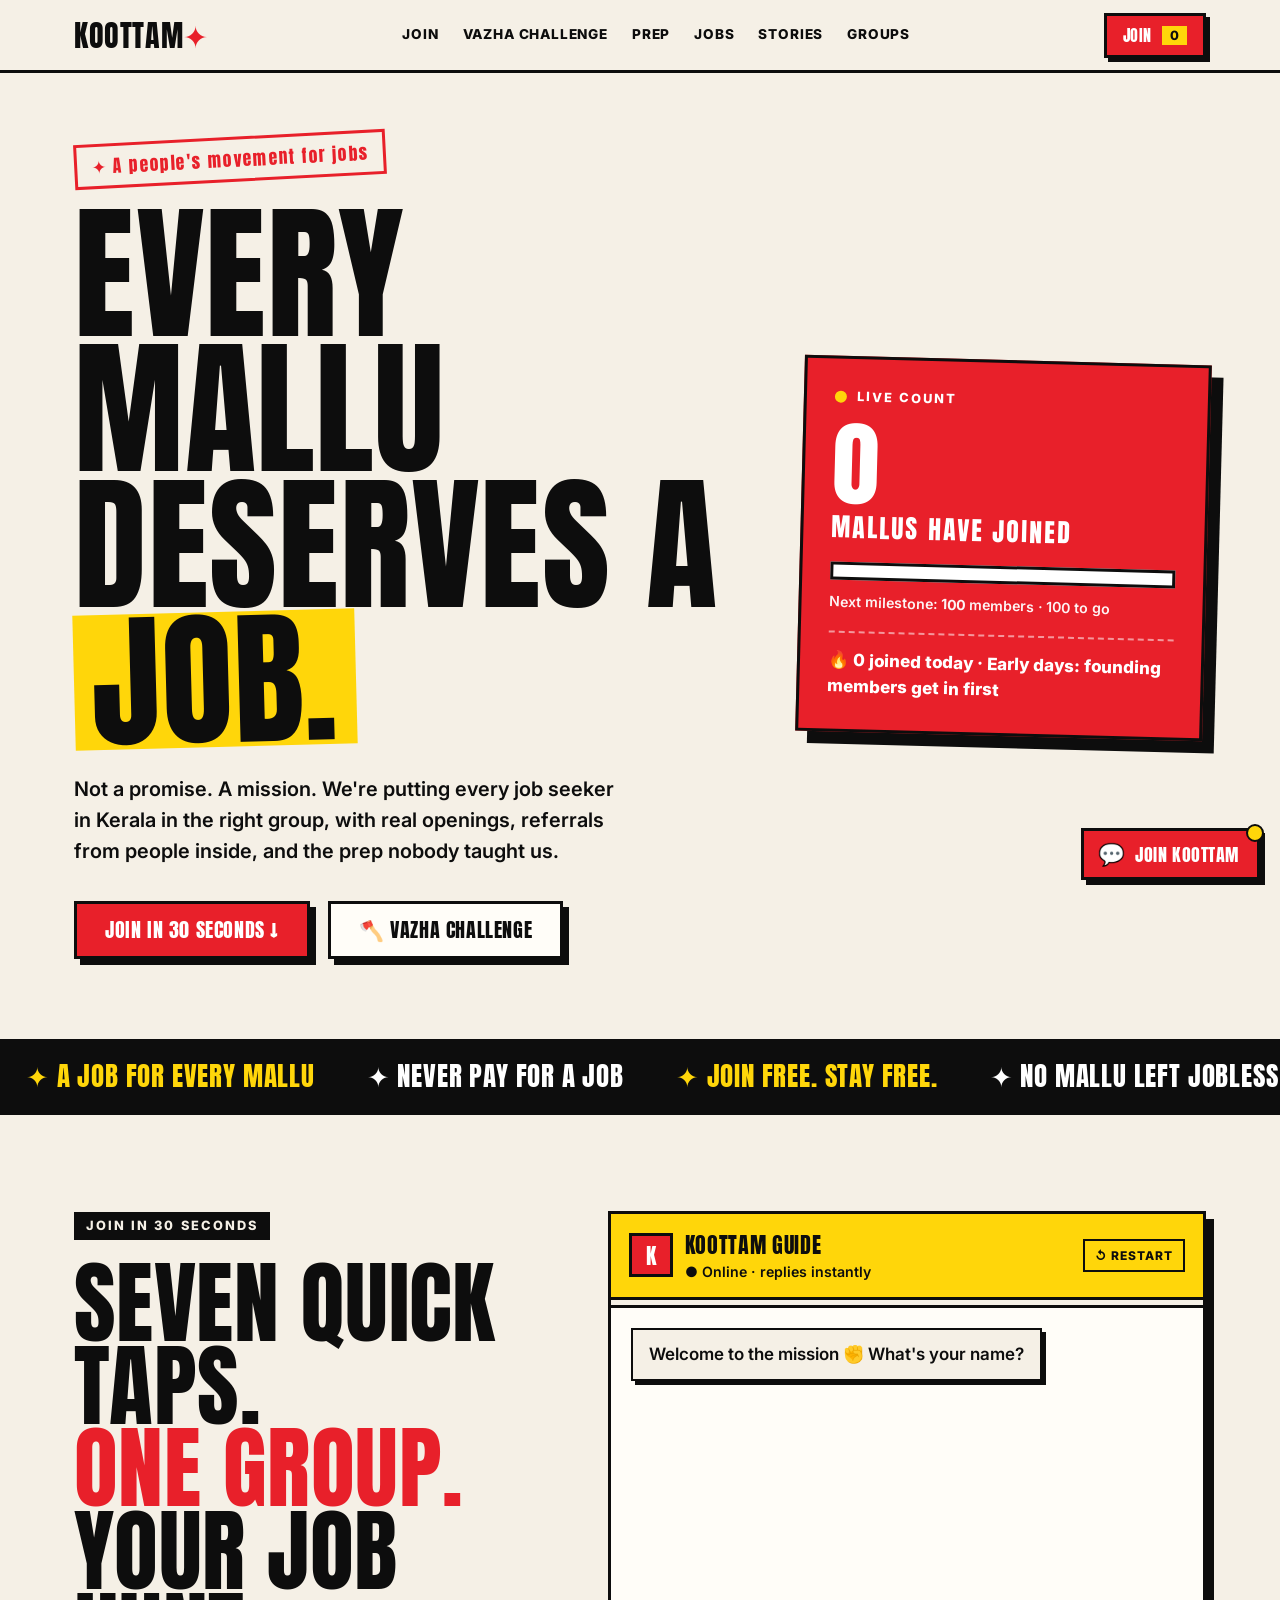
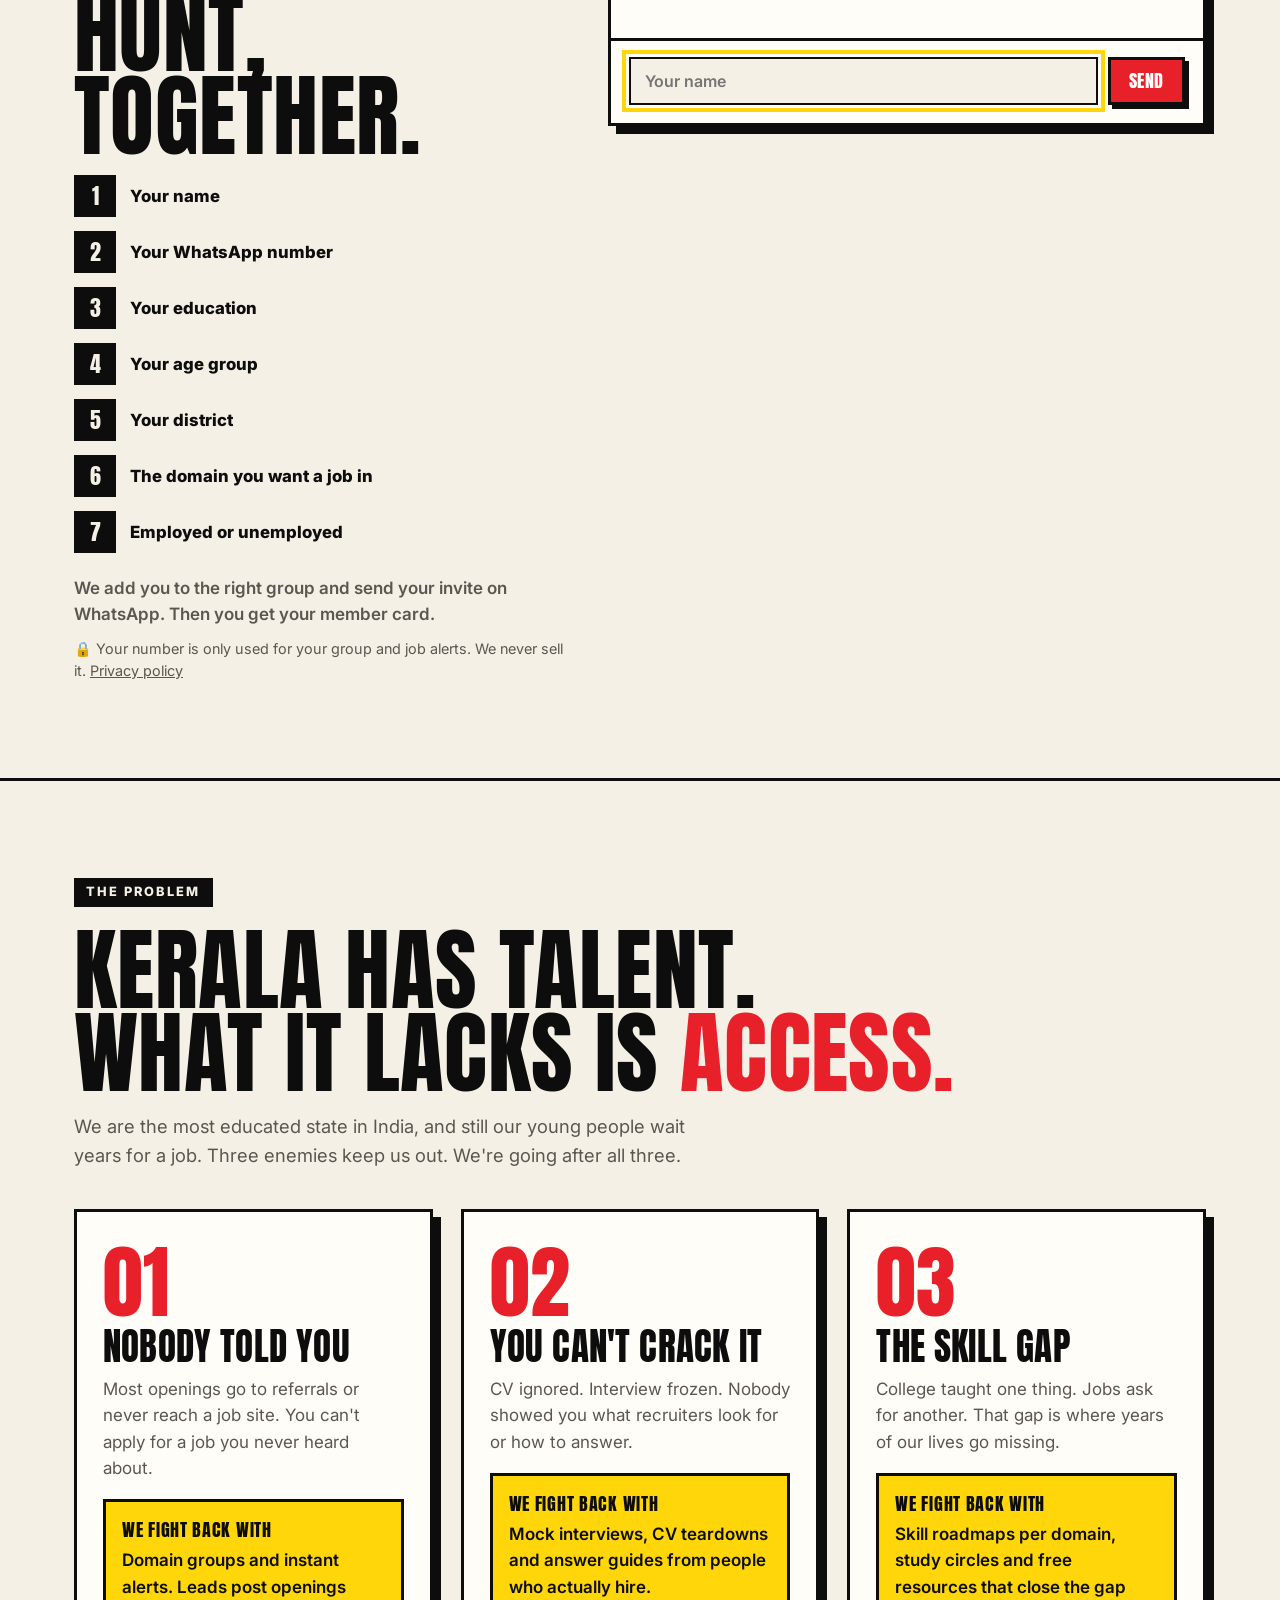
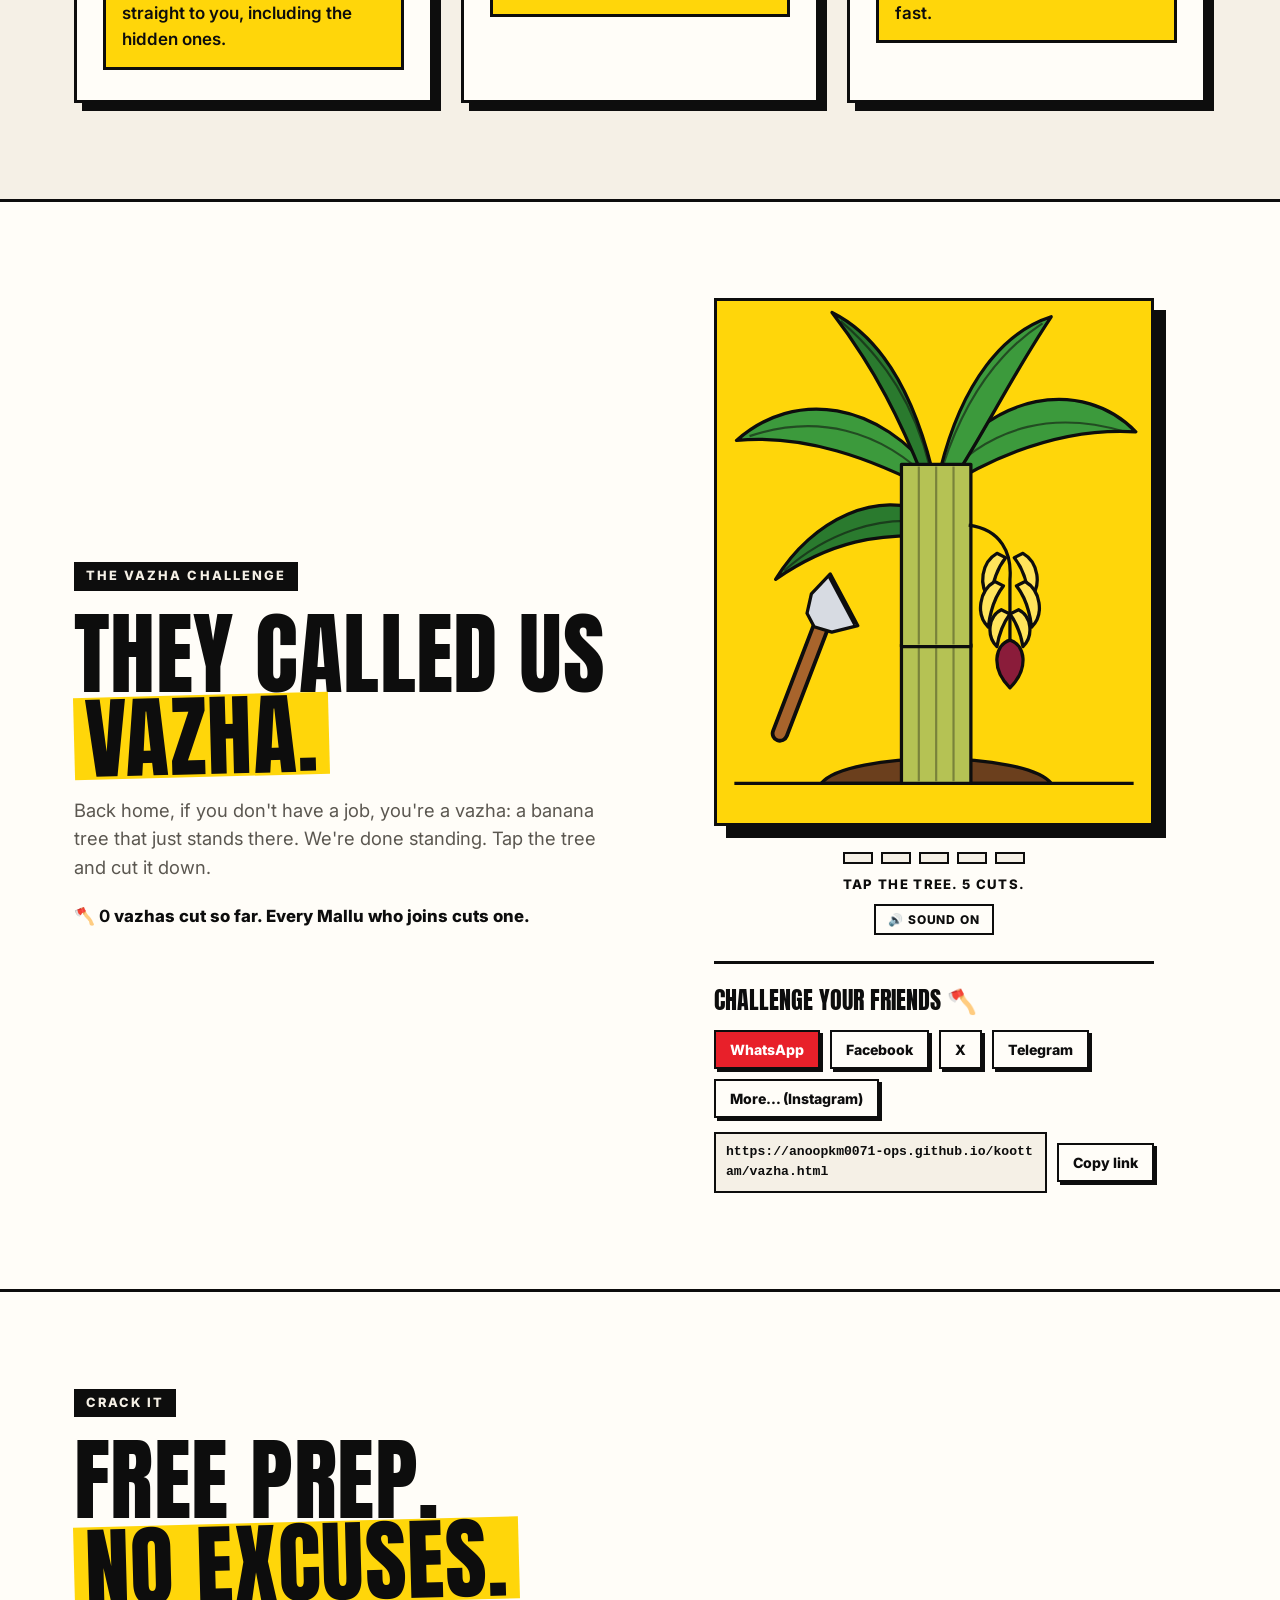
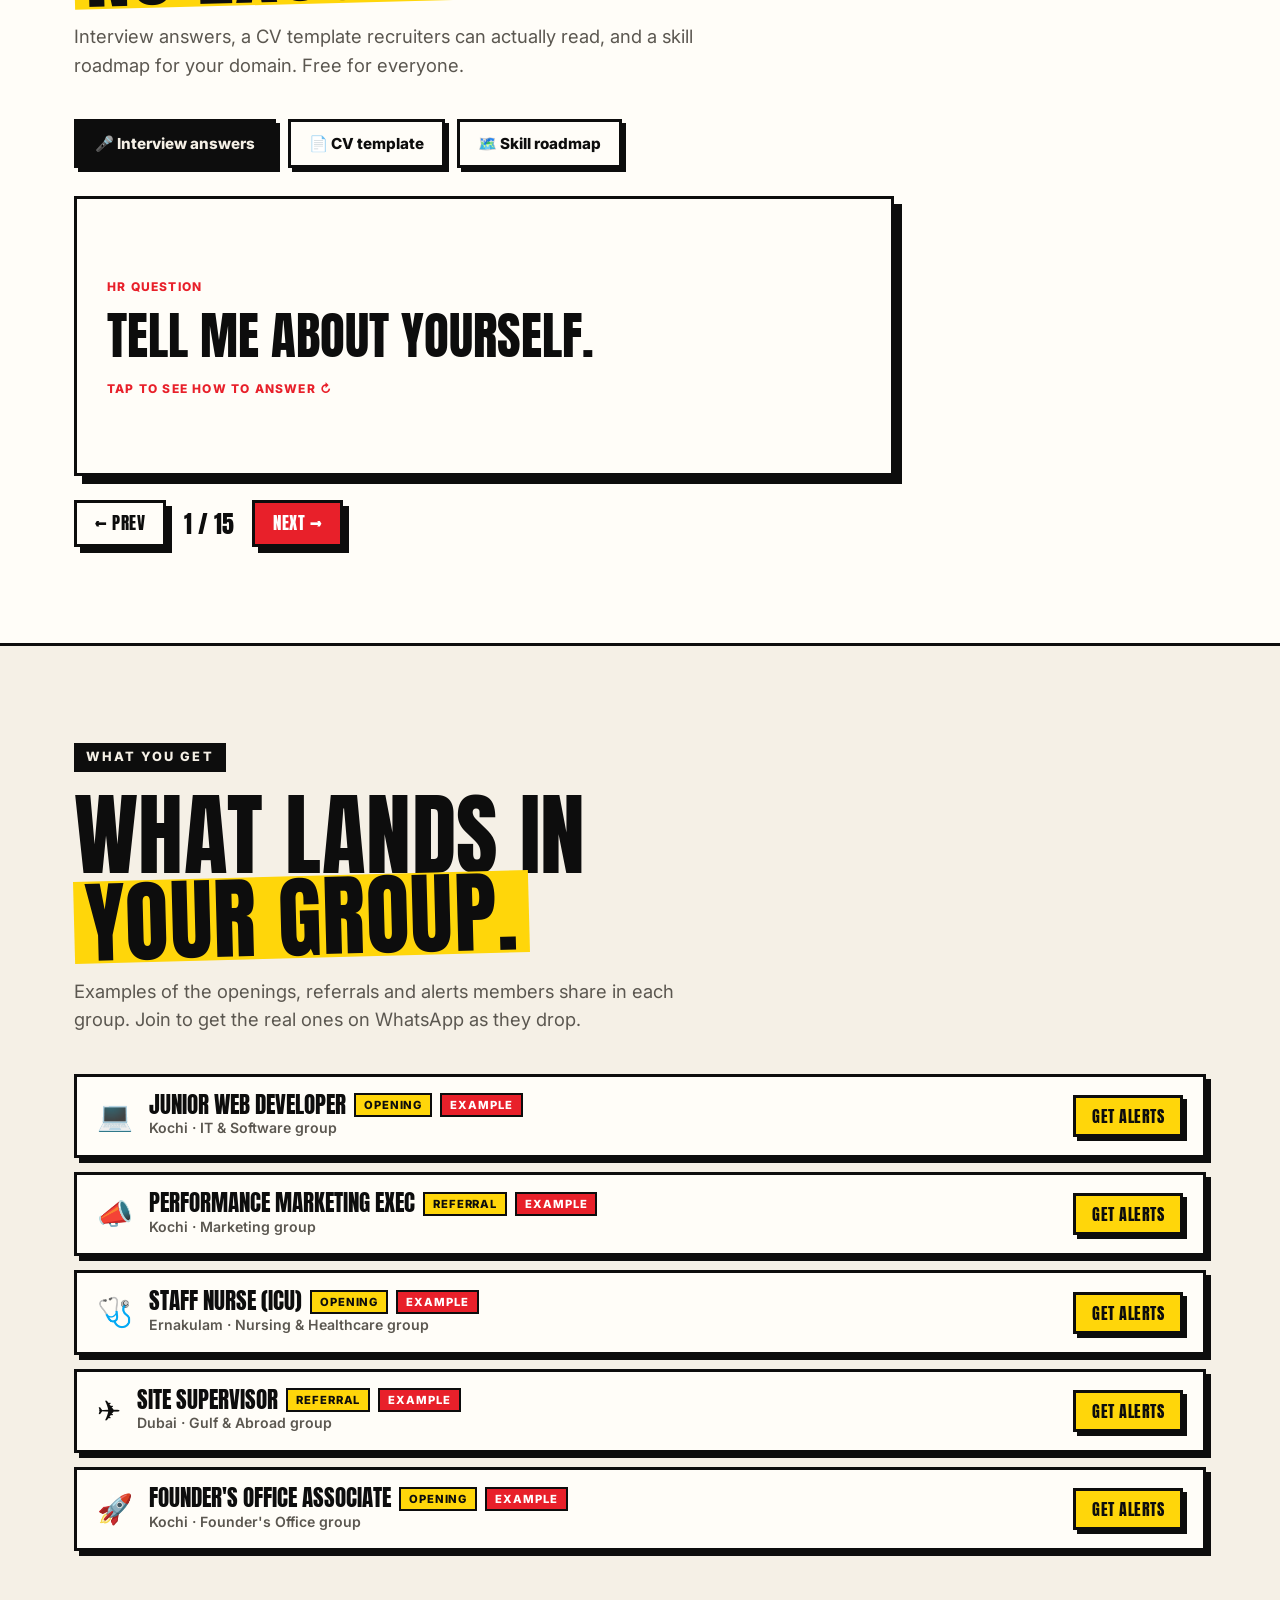
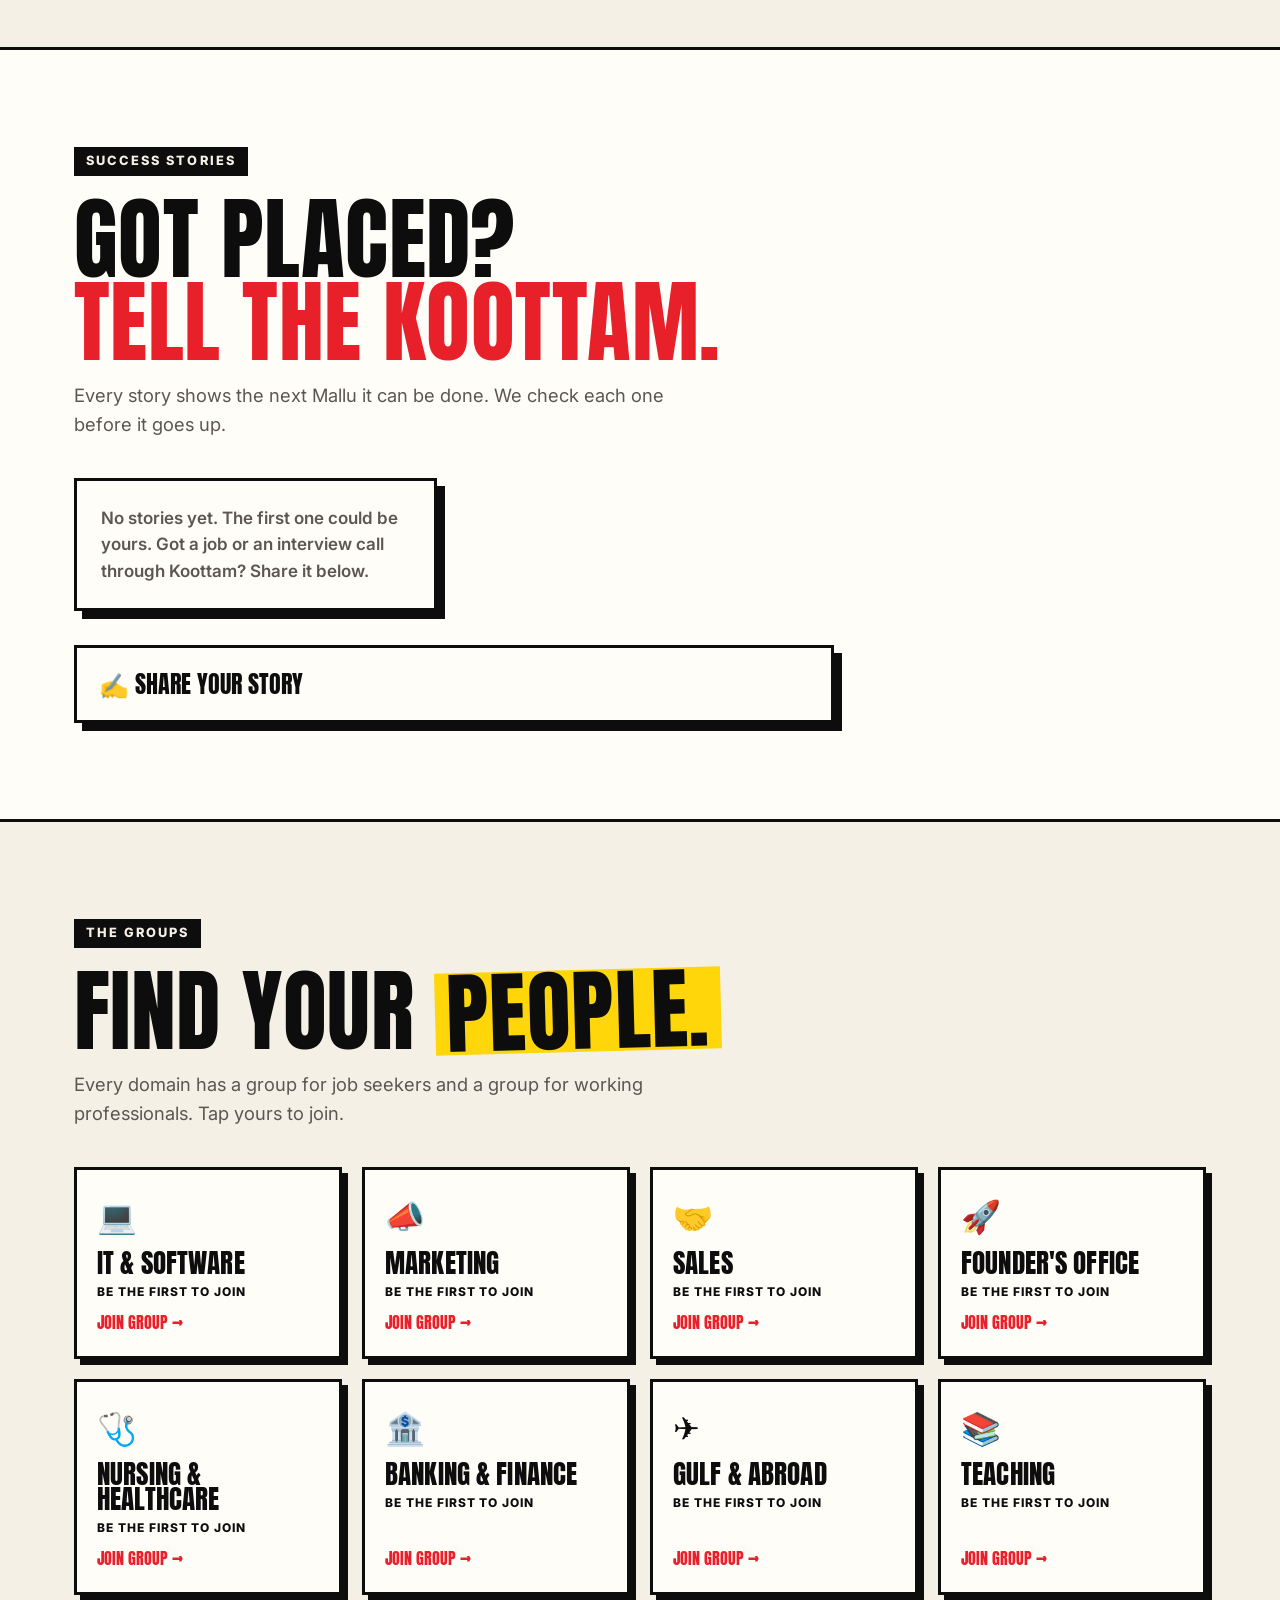
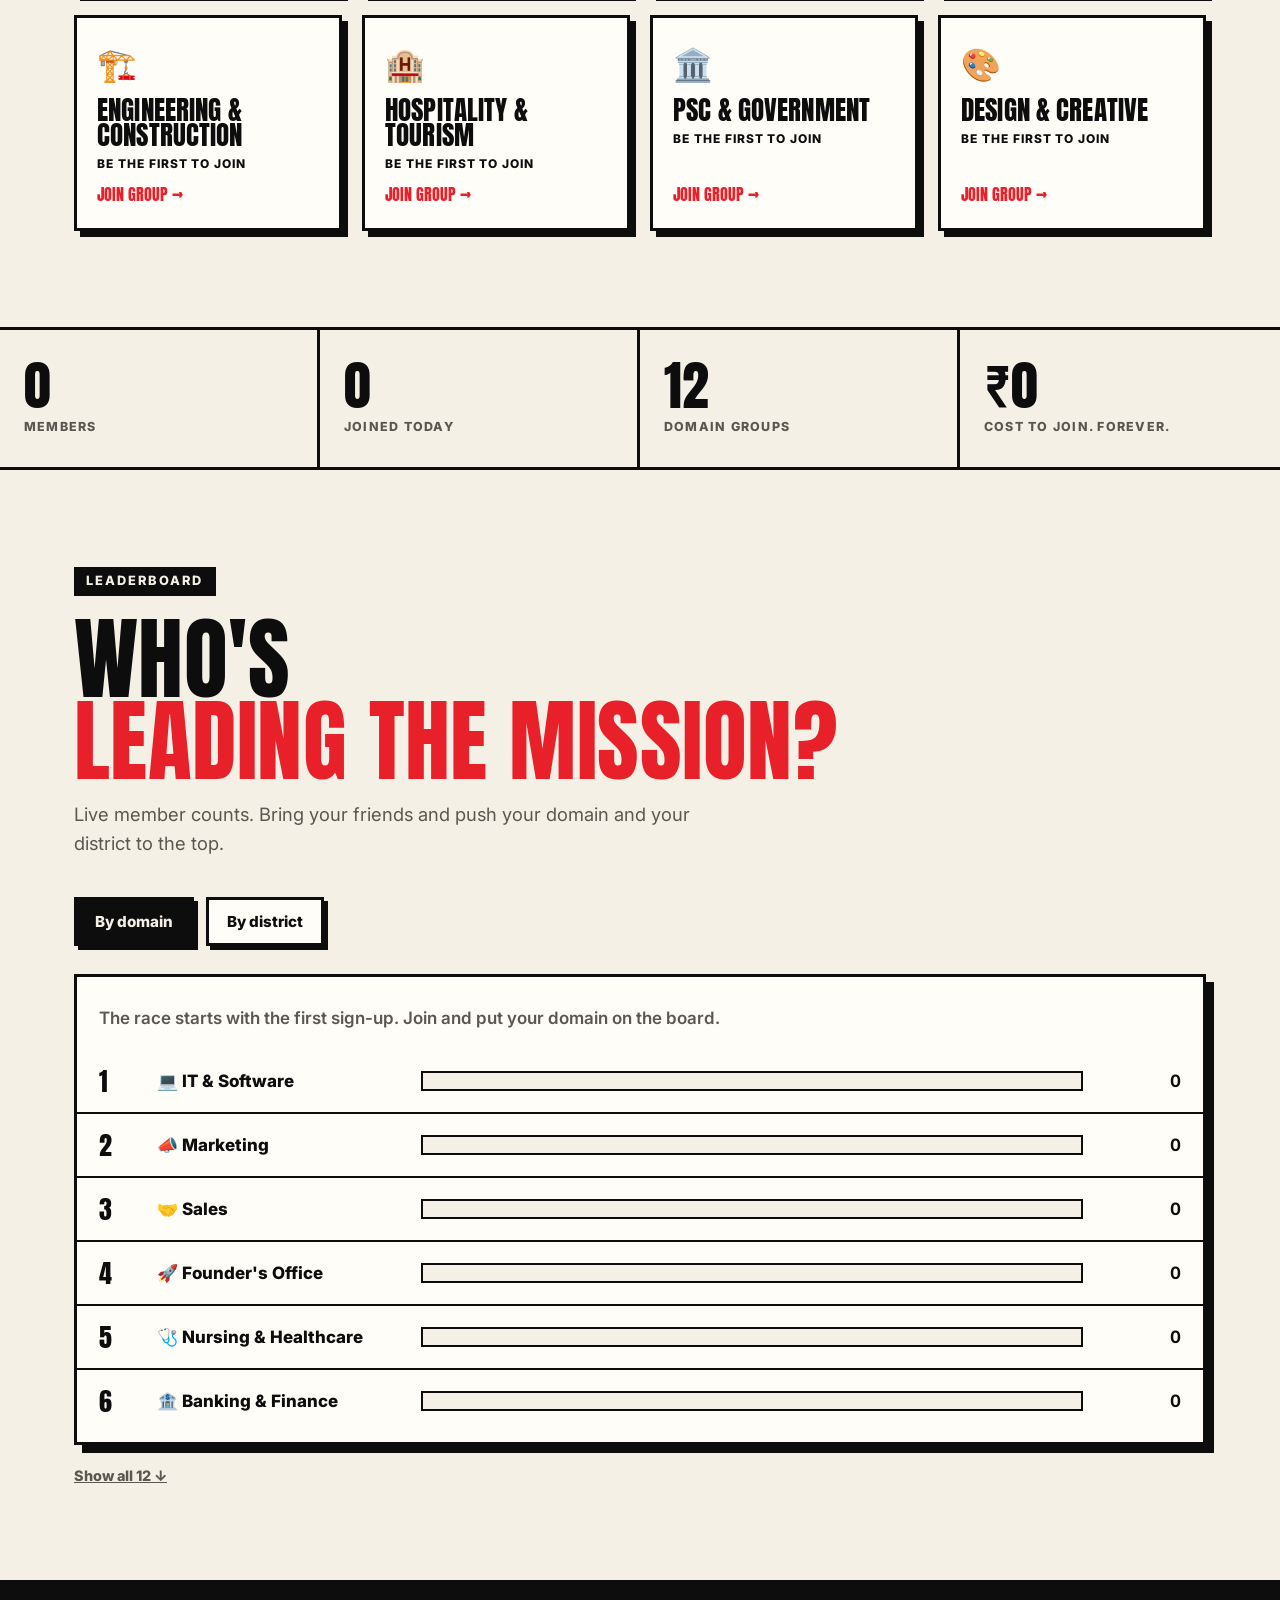
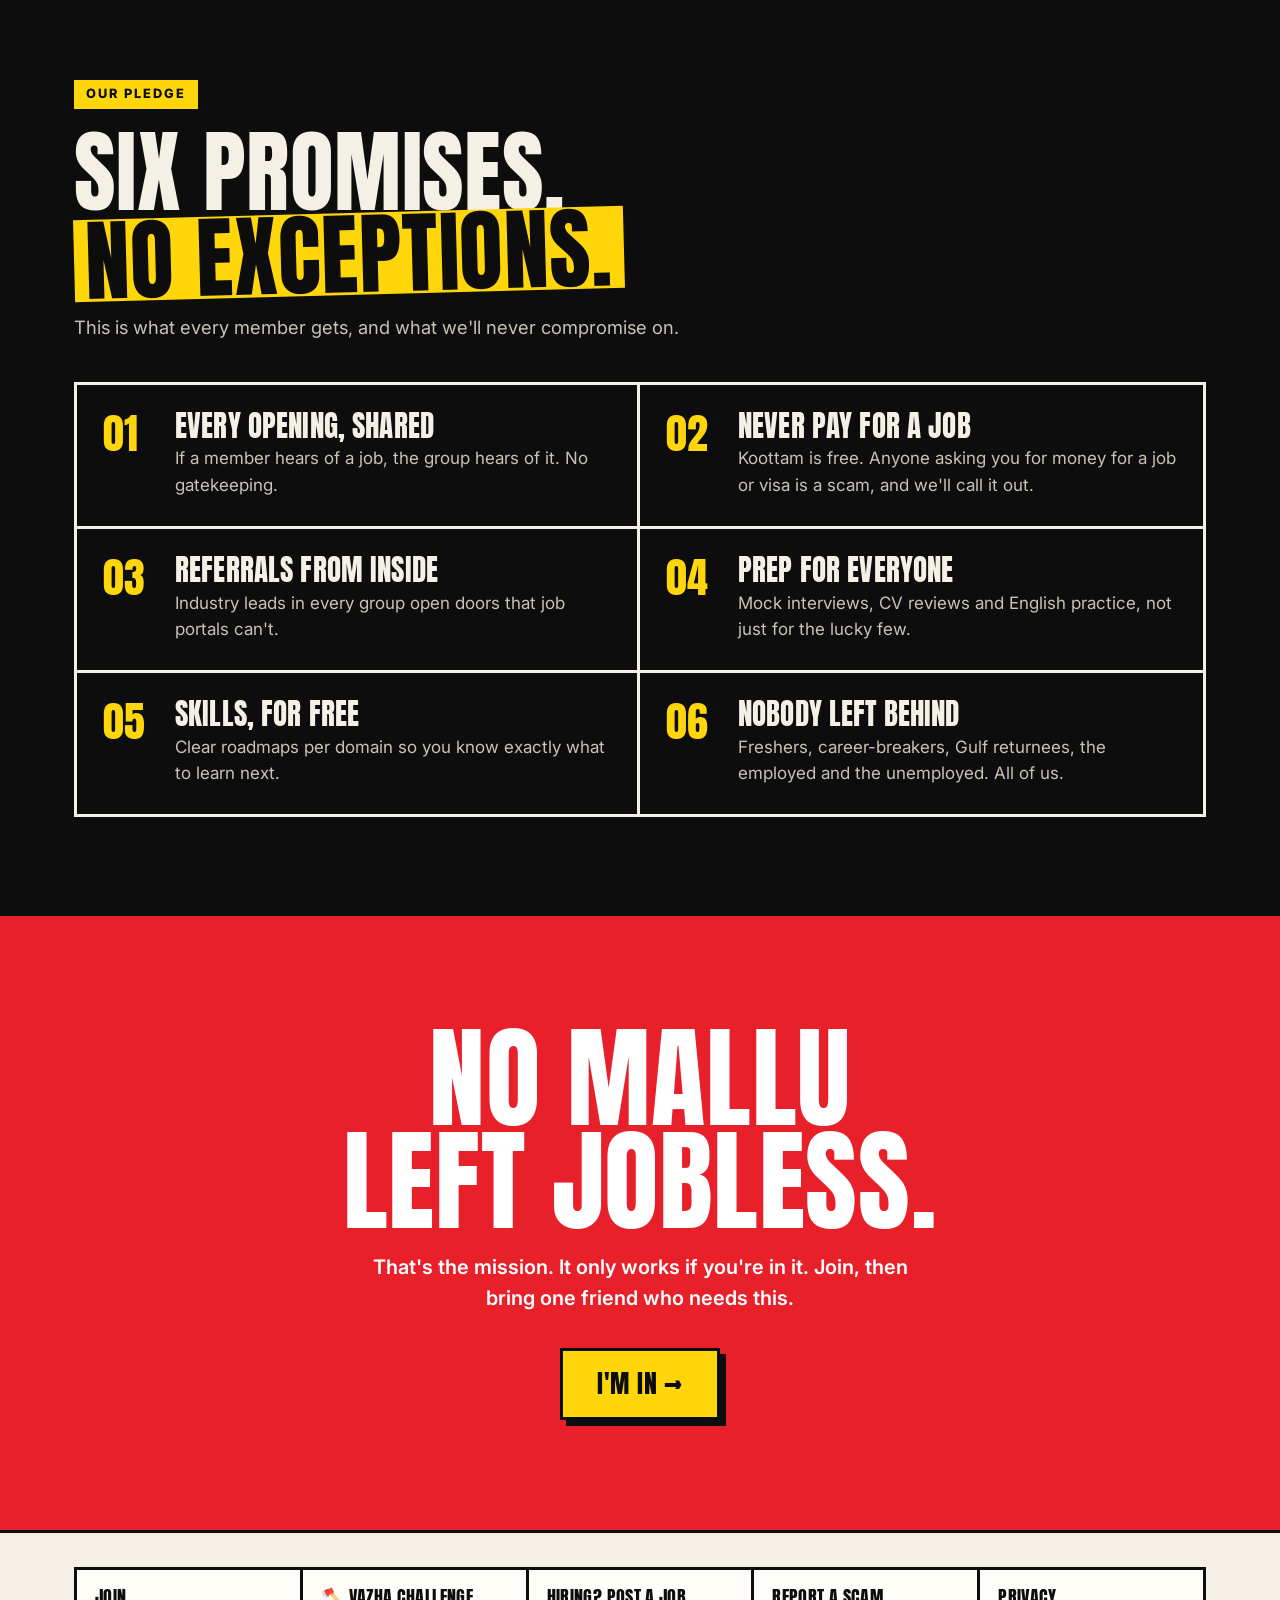
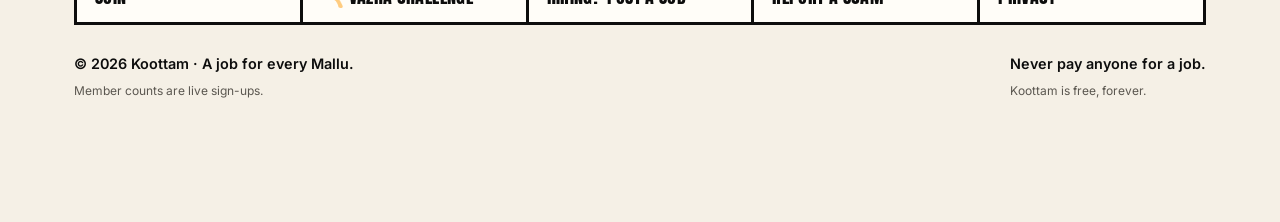
<file: index.html>
<!doctype html>
<html lang="en">
<head>
<meta charset="utf-8">
<meta name="viewport" content="width=device-width, initial-scale=1">
<title>Koottam Job Mission</title>
<meta name="description" content="Koottam is a movement on a mission: a job for every Mallu. Join free, get added to your domain group, get openings, referrals and interview prep.">
<meta name="theme-color" content="#e8202a">
<meta property="og:type" content="website">
<meta property="og:site_name" content="Koottam">
<meta property="og:title" content="Koottam ✦ Every Mallu deserves a job">
<meta property="og:description" content="Join free in 30 seconds. Get added to your domain's WhatsApp group with openings, referrals and interview prep.">
<meta property="og:url" content="https://anoopkm0071-ops.github.io/koottam/">
<meta property="og:image" content="https://anoopkm0071-ops.github.io/koottam/og.png">
<meta property="og:image:width" content="1200">
<meta property="og:image:height" content="630">
<meta name="twitter:card" content="summary_large_image">
<link rel="icon" href="favicon.svg" type="image/svg+xml">
<link rel="apple-touch-icon" href="icon-180.png">
<link rel="preconnect" href="https://fonts.googleapis.com">
<link href="https://fonts.googleapis.com/css2?family=Anton&family=Inter:wght@400;600;800&display=swap" rel="stylesheet">
<link rel="stylesheet" href="site.css">
</head>
<body>

<nav><div class="wrap">
  <a class="logo" href="#top">KOOTTAM<span>✦</span></a>
  <div class="links" id="links"><a href="#join">Join</a><a href="#vazha">Vazha challenge</a><a href="#prep">Prep</a><a href="#jobs">Jobs</a><a href="#stories">Stories</a><a href="#domains">Groups</a></div>
  <div class="navr"><button class="burger" id="burger" type="button" aria-expanded="false" aria-controls="links" aria-label="Menu">☰</button><a class="btn" href="#join">Join <b data-c="members">0</b></a></div>
</div></nav>

<header class="hero" id="top"><div class="wrap">
  <div>
    <div class="stamp">✦ A people's movement for jobs</div>
    <h1>Every Mallu deserves a <mark>job.</mark></h1>
    <p>Not a promise. A mission. We're putting every job seeker in Kerala in the right group, with real openings, referrals from people inside, and the prep nobody taught us.</p>
    <div class="cta"><a class="btn" href="#join">Join in 30 seconds ↓</a><a class="btn ghost" href="#vazha">🪓 Vazha challenge</a></div>
  </div>
  <div class="counter" aria-live="polite">
    <div class="live"><span class="dot"></span> Live count</div>
    <div class="num" data-c="members">0</div>
    <div class="lbl">Mallus have joined</div>
    <div class="meter"><i id="meter"></i></div>
    <small>Next milestone: <b id="milestone">25,000</b> members · <span id="toGo">0</span> to go</small>
    <div class="today">🔥 <span data-c="today">0</span> joined today<span id="early"> · Early days: founding members get in first</span></div>
  </div>
</div></header>

<div class="marq" aria-hidden="true"><div id="marq"></div></div>

<section id="join"><div class="wrap rv">
  <div class="joinwrap">
    <div>
      <span class="kicker">Join in 30 seconds</span>
      <h2>Seven quick taps.<br><span class="red">One group.</span><br>Your job hunt, together.</h2>
      <ol class="steps">
        <li><b>1</b> Your name</li>
        <li><b>2</b> Your WhatsApp number</li>
        <li><b>3</b> Your education</li>
        <li><b>4</b> Your age group</li>
        <li><b>5</b> Your district</li>
        <li><b>6</b> The domain you want a job in</li>
        <li><b>7</b> Employed or unemployed</li>
      </ol>
      <p style="margin-top:22px;color:var(--mute);font-weight:600">We add you to the right group and send your invite on WhatsApp. Then you get your member card.</p>
      <p style="margin-top:10px;color:var(--mute);font-size:.9rem">🔒 Your number is only used for your group and job alerts. We never sell it. <a href="privacy.html">Privacy policy</a></p>
    </div>
    <div id="chatHome">
      <div class="box away" id="chatAway" hidden>💬 The Koottam Guide is open in the chat window.<button class="btn ghost" type="button" id="bringBack">Show it here</button></div>
      <div class="box chat">
        <div class="chat-head"><span class="av2">K</span><div><b>Koottam Guide</b><small>● Online · replies instantly</small></div><button class="reset" id="chatReset" type="button">↺ Restart</button><button class="wclose" id="wclose" type="button" aria-label="Close chat">✕</button></div>
        <div class="prog"><i id="chatProg"></i></div>
        <div class="log" id="chatLog" aria-live="polite"></div>
        <div class="opts" id="chatOpts"></div>
        <form id="chatText" hidden><input id="chatInput" maxlength="60" autocomplete="off" aria-label="Your answer"><button class="btn" type="submit">Send</button></form>
        <p class="consent" id="consent" hidden>By sending your number you confirm you're 18 or older and agree to get WhatsApp messages from Koottam about your group and jobs. <a href="privacy.html">Privacy policy</a></p>
      </div>
      <div id="result"></div>
    </div>
  </div>
</div></section>

<section id="why"><div class="wrap rv">
  <span class="kicker">The problem</span>
  <h2>Kerala has talent.<br>What it lacks is <span class="red">access.</span></h2>
  <p class="sub">We are the most educated state in India, and still our young people wait years for a job. Three enemies keep us out. We're going after all three.</p>
  <div class="enemies swipe">
    <div class="box enemy"><div class="n">01</div><h3>Nobody told you</h3><p>Most openings go to referrals or never reach a job site. You can't apply for a job you never heard about.</p>
      <div class="fight"><b>We fight back with</b>Domain groups and instant alerts. Leads post openings straight to you, including the hidden ones.</div></div>
    <div class="box enemy"><div class="n">02</div><h3>You can't crack it</h3><p>CV ignored. Interview frozen. Nobody showed you what recruiters look for or how to answer.</p>
      <div class="fight"><b>We fight back with</b>Mock interviews, CV teardowns and answer guides from people who actually hire.</div></div>
    <div class="box enemy"><div class="n">03</div><h3>The skill gap</h3><p>College taught one thing. Jobs ask for another. That gap is where years of our lives go missing.</p>
      <div class="fight"><b>We fight back with</b>Skill roadmaps per domain, study circles and free resources that close the gap fast.</div></div>
  </div>
</div></section>

<section class="vazha" id="vazha"><div class="wrap rv">
  <div class="vgrid">
    <div>
      <span class="kicker">The vazha challenge</span>
      <h2>They called us<br><mark>vazha.</mark></h2>
      <div id="vbefore">
        <p class="sub" style="margin-bottom:22px">Back home, if you don't have a job, you're a vazha: a banana tree that just stands there. We're done standing. Tap the tree and cut it down.</p>
        <p class="vcount">🪓 <b data-c="members">0</b> vazhas cut so far. Every Mallu who joins cuts one.</p>
      </div>
      <div id="vafter" hidden>
        <p class="sub" style="margin-bottom:22px"><b style="color:var(--ink)">Not a vazha anymore.</b> Now prove it: join your group, get the openings, crack the interview.</p>
        <div class="cta"><button class="btn" type="button" data-start="">Prove it. Join →</button></div>
        <button class="again" type="button" id="vagain">Grow it back and cut again ↺</button>
      </div>
    </div>
    <div>
      <button class="vstage" id="vstage" type="button" aria-label="Cut the vazha" aria-describedby="vstatus">
        <svg viewBox="0 0 400 480" aria-hidden="true">
          <path class="soil ol" d="M96 444c24-30 188-30 212 0z"/>
          <line x1="16" y1="444" x2="384" y2="444" class="ol"/>
          <rect class="stem ol" x="170" y="316" width="64" height="128"/>
          <path class="sheath" d="M186 318v124M202 318v124M218 318v124"/>
          <g id="vtop">
            <path class="leaf2 ol" d="M196 196C150 172 88 200 54 256c52-36 96-42 142-40z"/>
            <path class="rib" d="M196 204C150 196 100 214 62 248"/>
            <path class="leaf ol" d="M202 162C150 92 72 80 18 128c62-6 124 16 184 48z"/>
            <path class="rib" d="M200 168C150 116 90 104 30 124"/>
            <path class="leaf ol" d="M202 162c48-80 136-92 184-42-66-4-128 20-184 56z"/>
            <path class="rib" d="M204 168c50-58 112-66 172-48"/>
            <path class="leaf2 ol" d="M198 154C180 82 150 32 106 10c40 52 64 102 84 152z"/>
            <path class="rib" d="M196 152C182 96 156 54 114 18"/>
            <path class="leaf ol" d="M206 154c20-80 58-126 102-140-36 54-60 104-90 150z"/>
            <path class="rib" d="M208 152c20-62 52-106 92-132"/>
            <rect class="stem ol" x="170" y="150" width="64" height="168"/>
            <path class="sheath" d="M186 152v164M202 152v164M218 152v164"/>
            <path class="ol" fill="none" stroke-width="5" d="M232 206c30 4 40 26 38 50v56"/>
            <g class="ol">
              <path class="nana" d="M258 232c-14 8-18 30-6 42 2-16 6-28 14-38z"/>
              <path class="nana" d="M282 232c14 8 18 30 6 42-2-16-6-28-14-38z"/>
              <path class="nana" d="M256 258c-14 8-18 30-6 42 2-16 6-28 14-38z"/>
              <path class="nana" d="M284 258c14 8 18 30 6 42-2-16-6-28-14-38z"/>
              <path class="nana" d="M262 284c-12 6-14 24-4 34 2-12 6-22 12-30z"/>
              <path class="nana" d="M278 284c12 6 14 24 4 34-2-12-6-22-12-30z"/>
            </g>
            <path class="heart ol" d="M270 312c14 4 18 26 0 44-18-18-14-40 0-44z"/>
          </g>
          <polygon id="notch" points="170,316 170,316 170,316" fill="#0d0d0d"/>
          <g id="vaxe" class="vaxe">
            <path d="M58 398L150 318" stroke="#0d0d0d" stroke-width="17" stroke-linecap="round"/>
            <path d="M58 398L150 318" stroke="#a8642c" stroke-width="10" stroke-linecap="round"/>
            <path class="ol" fill="#d7dbe2" d="M132 312l12-14 24-8v54l-24-6-12-12z"/>
            <path d="M166 292v50" stroke="#0d0d0d" stroke-width="3"/>
          </g>
        </svg>
        <span class="vstamp" id="vstamp" hidden>Not a vazha<br>anymore</span>
      </button>
      <div id="vdots" aria-hidden="true"><i></i><i></i><i></i><i></i><i></i></div>
      <p id="vstatus" aria-live="polite">Tap the tree. 5 cuts.</p>
      <button class="vmute" id="vmute" type="button" aria-pressed="true">🔊 Sound on</button>
      <div class="vshare" id="vsharebar">
        <p class="vshare-h" id="vshareh">Challenge your friends 🪓</p>
        <div class="vshare-row">
          <a class="sh wa" data-net="wa" href="#" target="_blank" rel="noopener">WhatsApp</a>
          <a class="sh" data-net="fb" href="#" target="_blank" rel="noopener">Facebook</a>
          <a class="sh" data-net="x" href="#" target="_blank" rel="noopener">X</a>
          <a class="sh" data-net="tg" href="#" target="_blank" rel="noopener">Telegram</a>
          <button class="sh" type="button" data-net="native" hidden>More… (Instagram)</button>
        </div>
        <div class="vlink"><code id="vlink"></code><button class="sh" type="button" id="vcopy">Copy link</button></div>
      </div>
    </div>
  </div>
</div></section>

<section id="prep" style="background:var(--card)"><div class="wrap rv">
  <span class="kicker">Crack it</span>
  <h2>Free prep.<br><mark>No excuses.</mark></h2>
  <p class="sub">Interview answers, a CV template recruiters can actually read, and a skill roadmap for your domain. Free for everyone.</p>
  <div class="tabs" role="tablist">
    <button type="button" role="tab" aria-selected="true" data-tab="cards">🎤 Interview answers</button>
    <button type="button" role="tab" aria-selected="false" data-tab="cv">📄 CV template</button>
    <button type="button" role="tab" aria-selected="false" data-tab="road">🗺️ Skill roadmap</button>
  </div>
  <div class="tabp" id="tab-cards">
    <div class="box flash" id="flash" tabindex="0" role="button" aria-label="Flip card">
      <div class="front"><small id="fCat"></small><div class="q" id="fQ"></div><small>Tap to see how to answer ↻</small></div>
      <div class="back"><small style="color:var(--black)">How to answer</small><div id="fA"></div></div>
    </div>
    <div class="fctl"><button class="btn ghost" type="button" id="fPrev">← Prev</button><span id="fPos"></span><button class="btn" type="button" id="fNext">Next →</button></div>
  </div>
  <div class="tabp" id="tab-cv" hidden>
    <div class="cvgrid">
      <pre class="box cv" id="cvText">FULL NAME
City, Kerala · +91 98XXXXXXXX · you@email.com · linkedin.com/in/you

SUMMARY
[Role] with [X years / fresher] experience in [2–3 key skills].
Looking for a [target role] where I can [value you bring].

SKILLS
Skill 1 · Skill 2 · Skill 3 · Tool 1 · Tool 2 · Language

EXPERIENCE
Job Title, Company, City                     Mon YYYY – Mon YYYY
• Did [action] that led to [result with a number]
• Owned [task], improving [metric] by [X%]

PROJECTS  (freshers: put this above Experience)
Project name: what it does, tools used, link
• What you built and what happened because of it

EDUCATION
Degree, College, University                  YYYY
Plus Two / SSLC  (skip if you have a degree)

CERTIFICATIONS & LANGUAGES
Certificate (Issuer, YYYY) · English, Malayalam, Hindi</pre>
      <div>
        <h3 style="font-size:2rem">6 rules recruiters won't tell you</h3>
        <ol class="rules">
          <li>One page if you have under 5 years of experience.</li>
          <li>No photo, age, religion or marital status unless the job ad asks (many Gulf ads do).</li>
          <li>Every bullet = action + result + a number.</li>
          <li>Copy keywords from the job ad. Hiring software scans for them.</li>
          <li>Plain layout: no tables, columns or graphics.</li>
          <li>Send a PDF named FirstName-LastName-Role.pdf.</li>
        </ol>
        <button class="btn" type="button" id="copyCv">Copy template</button>
      </div>
    </div>
  </div>
  <div class="tabp" id="tab-road" hidden>
    <div class="roadgrid">
      <div class="box" style="padding:22px"><label class="lbl">Your domain<select id="roadDom"></select></label><div class="skills" id="roadSkills"></div></div>
      <div class="box" style="padding:22px">
        <div class="ready"><b id="roadPct">0%</b><br>job-ready</div>
        <div class="meter2"><i id="roadBar"></i></div>
        <h3 style="font-size:1.6rem">Tips</h3>
        <ul id="roadTips"></ul>
        <button class="btn alt" type="button" id="roadJoin" data-start="">Join the group →</button>
      </div>
    </div>
  </div>
</div></section>

<section id="jobs"><div class="wrap rv">
  <span class="kicker" id="jobsKick">What you get</span>
  <h2>What lands in<br><mark>your group.</mark></h2>
  <p class="sub" id="jobsSub">Examples of the openings, referrals and alerts members share in each group. Join to get the real ones on WhatsApp as they drop.</p>
  <div id="feed"></div>
</div></section>

<section id="stories" style="background:var(--card)"><div class="wrap rv">
  <span class="kicker">Success stories</span>
  <h2>Got placed?<br><span class="red">Tell the koottam.</span></h2>
  <p class="sub">Every story shows the next Mallu it can be done. We check each one before it goes up.</p>
  <div class="storygrid" id="storyList"><div class="box story empty">No stories yet. The first one could be yours. Got a job or an interview call through Koottam? Share it below.</div></div>
  <details class="box sform">
    <summary>✍️ Share your story</summary>
    <form class="form" data-type="story" novalidate>
      <div class="two"><label>Your name<input name="name" required data-n="Your name" maxlength="60"></label><label>Phone or email (not shown)<input name="contact" maxlength="80"></label></div>
      <div class="two"><label>Domain<select name="domain" required data-n="Domain" data-domains></select></label><label>Role you got<input name="role" required data-n="Role you got" maxlength="80"></label></div>
      <label>Company (optional)<input name="company" maxlength="80"></label>
      <label>Your story<textarea name="story" required data-n="Your story" maxlength="400" placeholder="How did Koottam help? Keep it short and real."></textarea></label>
      <label class="chk"><input type="checkbox" name="consent" required data-n="Permission to show your story"> Show my first name and story on the Koottam website.</label>
      <input class="hp" name="website" tabindex="-1" autocomplete="off" aria-hidden="true">
      <button class="btn" type="submit">Send my story →</button>
      <p class="fmsg" role="status"></p>
    </form>
  </details>
</div></section>

<section id="domains"><div class="wrap rv">
  <span class="kicker">The groups</span>
  <h2>Find your <mark>people.</mark></h2>
  <p class="sub">Every domain has a group for job seekers and a group for working professionals. Tap yours to join.</p>
  <div class="doms" id="doms"></div>
</div></section>

<div class="strip">
  <div><b data-c="members">0</b><span>Members</span></div>
  <div><b data-c="today">0</b><span>Joined today</span></div>
  <div><b>12</b><span>Domain groups</span></div>
  <div><b>₹0</b><span>Cost to join. Forever.</span></div>
</div>

<section id="leaders"><div class="wrap rv">
  <span class="kicker">Leaderboard</span>
  <h2>Who's<br><span class="red">leading the mission?</span></h2>
  <p class="sub">Live member counts. Bring your friends and push your domain and your district to the top.</p>
  <div class="tabs" role="tablist" id="boardTabs"><button type="button" role="tab" aria-selected="true" data-board="dom">By domain</button><button type="button" role="tab" aria-selected="false" data-board="dist">By district</button></div>
  <div class="box board" id="board"></div>
  <button class="again" type="button" id="boardMore" hidden>Show all ↓</button>
</div></section>

<section class="pledge" id="pledge"><div class="wrap rv">
  <span class="kicker">Our pledge</span>
  <h2>Six promises.<br><mark>No exceptions.</mark></h2>
  <p class="sub">This is what every member gets, and what we'll never compromise on.</p>
  <div class="pl swipe">
    <div><i>01</i><div><h3>Every opening, shared</h3><p>If a member hears of a job, the group hears of it. No gatekeeping.</p></div></div>
    <div><i>02</i><div><h3>Never pay for a job</h3><p>Koottam is free. Anyone asking you for money for a job or visa is a scam, and we'll call it out.</p></div></div>
    <div><i>03</i><div><h3>Referrals from inside</h3><p>Industry leads in every group open doors that job portals can't.</p></div></div>
    <div><i>04</i><div><h3>Prep for everyone</h3><p>Mock interviews, CV reviews and English practice, not just for the lucky few.</p></div></div>
    <div><i>05</i><div><h3>Skills, for free</h3><p>Clear roadmaps per domain so you know exactly what to learn next.</p></div></div>
    <div><i>06</i><div><h3>Nobody left behind</h3><p>Freshers, career-breakers, Gulf returnees, the employed and the unemployed. All of us.</p></div></div>
  </div>
</div></section>

<section id="about" hidden><div class="wrap rv">
  <span class="kicker">Who's behind this</span>
  <div class="aboutgrid">
    <div class="box ph" id="abPhoto"></div>
    <div><h2 id="abName"></h2><p id="abRole"></p><p id="abStory"></p><div class="cta" id="abLinks"></div></div>
  </div>
</div></section>

<section class="final"><div class="wrap">
  <h2>No Mallu<br>left jobless.</h2>
  <p style="font-size:1.25rem;font-weight:600;margin:-6px auto 34px;max-width:560px">That's the mission. It only works if you're in it. Join, then bring one friend who needs this.</p>
  <a class="btn" href="#join">I'm in →</a>
</div></section>

<footer><div class="wrap">
  <div class="tabbar" role="navigation" aria-label="More from Koottam"><a href="./#join">Join</a><a href="vazha.html">🪓 Vazha challenge</a><a href="hire.html">Hiring? Post a job</a><a href="scam.html">Report a scam</a><a href="privacy.html">Privacy</a></div>
  <div class="fbase"><div>© 2026 Koottam · A job for every Mallu.<small>Member counts are live sign-ups.</small><div class="flinks" id="flinks"></div></div><div>Never pay anyone for a job.<small>Koottam is free, forever.</small></div></div>
</div></footer>
<div class="wl" id="wl">
  <div class="nudge" id="nudge" hidden><button class="nx" id="nudgeX" type="button" aria-label="Dismiss">×</button>Looking for a job? I'll find your group in 30 seconds 👋</div>
  <button class="launcher" id="launcher" type="button" aria-expanded="false" aria-controls="widget"><span class="li">💬</span><span class="lt">Join Koottam</span><span class="ls">Join</span></button>
</div>
<div class="widget" id="widget" role="dialog" aria-label="Join Koottam" hidden><div class="wbody" id="wbody"></div></div>
<canvas id="confetti"></canvas>

<script src="config.js"></script>
<script src="common.js"></script>
<script>
(()=>{
const {$,$$,reduce,store,fmt,esc,wait,safe,EMAIL_RE,isPhone,CONFIG,burst,copyText,siteUrl}=window.K;
/* ---------- data ---------- */
const ROADMAPS={"it":{"skills":["HTML / CSS / JavaScript","A modern framework (React / Angular)","Git & GitHub","REST APIs & databases (SQL)","Data structures basics","A portfolio project online","English communication","Resume with measurable impact"],"tips":["Build 2 real projects, not 10 tutorials","Push everything to GitHub","Practise aptitude + DSA 30 min daily"]},"health":{"skills":["Registered with Kerala Nursing Council","Clinical specialty experience","BLS / ACLS certification","IELTS / OET score","Patient communication","Medical documentation","Country licensing exam knowledge"],"tips":["Book OET/IELTS early, it is the usual bottleneck","Keep certificates verified and scanned","Use only licensed recruiters"]},"bank":{"skills":["Quantitative aptitude","Reasoning","English & banking awareness","Tally / accounting software","Excel (lookups, pivots)","GST basics","Customer handling"],"tips":["Take one mock test every weekend","Read daily financial news","Learn Excel pivot tables, it wins interviews"]},"gulf":{"skills":["Passport valid 2+ years","Attested certificates","Updated CV in international format","Trade test / skill certificate","Basic Arabic or English fluency","Knowledge of scam red flags"],"tips":["Never pay for a visa or an offer letter","Verify the agency on eMigrate","Join country-specific rooms for real salary info"]},"edu":{"skills":["B.Ed / required qualification","KTET / CTET / SET","Subject depth","Smartboard & online teaching tools","Demo class confidence","Classroom management"],"tips":["Record a 5-minute demo class and get feedback","Clear KTET/SET, it opens many doors","Build a small online teaching portfolio"]},"hosp":{"skills":["Hotel management qualification","Front-office software","Food safety awareness","Foreign language (any)","Guest handling","Grooming & etiquette"],"tips":["Kerala tourism hires seasonally, start in August","Cruise and resort jobs ask for English fluency","Get HACCP / food-safety certificates"]},"eng":{"skills":["AutoCAD / Revit","Site experience","Estimation & BOQ","Safety certification (NEBOSH / OSHA)","MS Project / Primavera","Site communication"],"tips":["Safety certificates raise Gulf offers","Learn Revit/BIM, demand is climbing","Document site experience with photos & figures"]},"sales":{"skills":["Communication & persuasion","Objection handling","CRM tools","Excel reporting","Cold outreach practice","Product & customer knowledge","Target & pipeline tracking"],"tips":["Show numbers: calls, conversions, revenue closed","Practise a 60-second pitch out loud daily","Learn one CRM end to end"]},"mkt":{"skills":["Ad platforms (Meta / Google Ads)","Analytics (GA4, attribution)","SEO fundamentals","Copywriting","Landing page & funnel thinking","Budget, CAC & ROAS basics","Excel / dashboards","A case study with real numbers"],"tips":["Run a small real campaign and document the results","Learn to read CAC, ROAS and conversion rate","Publish 3 case studies with before/after metrics"]},"founder":{"skills":["Structured problem-solving","Excel / Sheets modelling","Writing crisp memos & decks","Basic SQL / data analysis","Project & stakeholder management","Startup & business fundamentals","One project you drove end to end"],"tips":["Show ownership: a thing you started and shipped","Practise breaking vague problems into numbers","Write one-page memos on startups you admire"]},"govt":{"skills":["Kerala PSC syllabus mapped","Daily current affairs","Previous-year paper practice","English language & communication","Mental ability & maths","Mock tests weekly"],"tips":["Make a syllabus tracker, not a book pile","Previous papers are 60% of preparation","Join a study circle for accountability"]},"creative":{"skills":["Figma / design tools","Portfolio site","Video editing","Copywriting","Brand sense","Client communication"],"tips":["3 deep case studies beat 20 screenshots","Redesign a local brand as practice","Freelance small jobs to build proof"]}};
const CARDS=[["HR","Tell me about yourself.","Use Present → Past → Future in 60 seconds. \"I'm a [role/degree] who recently [achievement]. Before that I [relevant experience]. I'm now looking for [role] where I can [value you add].\" No life story, no family details."],["HR","Why should we hire you?","Match one strength to their need with proof. \"You need someone who can [need]. In [project/job] I [action] and got [result]. I can bring the same here.\""],["HR","What is your biggest weakness?","Pick a real, fixable one and show progress. \"I used to avoid public speaking. I joined a speaking circle and now present weekly.\" Never say \"I work too hard\"."],["HR","Why did you leave / why the gap in your CV?","Be short, honest and forward-looking. Name what you did in the gap (course, caregiving, preparing for exams) and what you learned. Then pivot to why you're ready now."],["HR","Where do you see yourself in 5 years?","Show growth in the same direction as the role. \"Becoming a strong [skill] contributor, maybe leading a small team.\" Avoid \"in your seat\" or \"abroad\"."],["HR","What salary do you expect?","Research the range first. \"Based on my skills and market range, I'm looking at ₹X to ₹Y, but I'm flexible for the right growth.\" As a fresher, learning and role matter first."],["Tech","Explain a project you built.","Problem → your role → tools → hardest bug → result. Keep one number: users, time saved, marks, speed. Be ready to go deeper on any tool you name."],["Tech","What happens when you type a URL and press Enter?","DNS lookup → TCP/TLS handshake → HTTP request → server processes → response → browser parses HTML, fetches CSS/JS, renders. Shows you understand the whole chain."],["Tech","Difference between SQL and NoSQL?","SQL: structured tables, strong relations and transactions. NoSQL: flexible schema, easier horizontal scale. Choose by data shape and consistency need. Give one example of each."],["Banking","Explain repo rate in simple words.","The rate at which RBI lends short-term money to banks. Higher repo → loans costlier → inflation cools. Lower repo → cheaper loans → growth. Link it to home-loan EMIs."],["Banking","How would you handle an angry customer?","Listen fully, apologise for the experience, restate the problem, offer a solution or a clear next step with a timeline, follow up. Stay calm; never argue."],["Nursing","A patient's condition suddenly worsens. What do you do?","Assess ABCs, call for help / rapid response, start immediate interventions within scope, inform the doctor with SBAR, document accurately. Calm, systematic, communicative."],["Gulf","Why do you want to work abroad?","Be positive and specific: skill growth, exposure, the company's scale. Avoid \"only for money\". Show you researched the country and role, and know your documents."],["Teaching","Teach me a concept in 2 minutes.","Hook with a real-life example, explain in 3 simple steps, check understanding with a question, summarise. Practise out loud with a timer."],["HR","Do you have any questions for us?","Always ask 2: \"What does success look like in the first 90 days?\" and \"What do you enjoy most about working here?\" Never ask about leave first."]];

const DOMAINS=[
 {id:'it',n:'IT & Software',e:'💻',roles:[['Junior Web Developer','Kochi'],['QA Trainee','Thiruvananthapuram'],['Support Engineer','Kozhikode']]},
 {id:'mkt',n:'Marketing',e:'📣',roles:[['Performance Marketing Exec','Kochi'],['SEO Executive','Remote'],['Social Media Manager','Kozhikode']]},
 {id:'sales',n:'Sales',e:'🤝',roles:[['Inside Sales Rep','Remote'],['Field Sales Officer','Kollam'],['B2B Sales Executive','Kochi']]},
 {id:'founder',n:"Founder's Office",e:'🚀',roles:[["Founder's Office Associate",'Kochi'],['Business Analyst','Remote'],['Strategy & Ops Associate','Thiruvananthapuram']]},
 {id:'health',n:'Nursing & Healthcare',e:'🩺',roles:[['Staff Nurse (ICU)','Ernakulam'],['Lab Technician','Kollam'],['Pharmacist','Thrissur']]},
 {id:'bank',n:'Banking & Finance',e:'🏦',roles:[['Junior Accountant','Kochi'],['Relationship Executive','Thrissur'],['Loan Officer Trainee','Kottayam']]},
 {id:'gulf',n:'Gulf & Abroad',e:'✈️',roles:[['Site Supervisor','Dubai'],['Electrician','Doha'],['Hotel Steward','Riyadh']]},
 {id:'edu',n:'Teaching',e:'📚',roles:[['HS Maths Teacher','Malappuram'],['Online Tutor','Remote'],['Primary Teacher','Kannur']]},
 {id:'eng',n:'Engineering & Construction',e:'🏗️',roles:[['Site Engineer','Kochi'],['Draftsman','Thrissur'],['QS Trainee','Dubai']]},
 {id:'hosp',n:'Hospitality & Tourism',e:'🏨',roles:[['Front Desk Associate','Kovalam'],['Commis Chef','Munnar'],['Tour Coordinator','Alappuzha']]},
 {id:'govt',n:'PSC & Government',e:'🏛️',roles:[['LDC notification alert','Statewide'],['Police Constable alert','Statewide'],['University Assistant alert','Statewide']]},
 {id:'creative',n:'Design & Creative',e:'🎨',roles:[['UI Designer','Kochi'],['Video Editor','Remote'],['Content Writer','Kozhikode']]}
];
const SLOGANS=['A job for every Mallu','Never pay for a job','Join free. Stay free.','No Mallu left jobless','Openings · Referrals · Prep','Freshers to Gulf returnees','Not a vazha anymore'];
const KW={mkt:/market|seo|brand|social|advert|growth/i,sales:/sales|business dev/i,it:/software|developer|programm|tech|data|\bai\b|code|\bqa\b|devops/i,founder:/founder|startup|strategy|chief|operations/i,bank:/bank|financ|account|tax|invest/i,health:/nurs|health|doctor|pharm|\blab\b/i,gulf:/gulf|abroad|dubai|saudi|qatar/i,edu:/teach|tutor|educat|school/i,hosp:/hotel|hospitality|tour|chef|travel/i,eng:/civil|construct|mechanic|electric/i,govt:/psc|govern|upsc|ssc|railway/i,creative:/design|video|writer|creative/i};
const EDU=[{v:'10',l:'SSLC / 10th'},{v:'12',l:'Plus Two'},{v:'diploma',l:'Diploma / ITI'},{v:'degree',l:'Degree'},{v:'pg',l:'Post-graduate'},{v:'prof',l:'Professional (B.Tech, CA, MBBS…)'}];
const AGES=['18–21','22–25','26–30','31–40','40+'];
const DISTRICTS=['Thiruvananthapuram','Kollam','Pathanamthitta','Alappuzha','Kottayam','Idukki','Ernakulam','Thrissur','Palakkad','Malappuram','Kozhikode','Wayanad','Kannur','Kasaragod','Outside Kerala / Abroad'];
const STATUS=[{v:'unemployed',l:'🔎 Unemployed, looking for a job',g:'Job seekers'},{v:'employed',l:'💼 Employed, looking for a change',g:'Working professionals'}];

K.initReveal();

/* ---------- live numbers (real, from the sign-up sheet) ---------- */
let state=store.get('koottam_live',{});
const qref=new URLSearchParams(location.search).get('ref');
if(/^\d{1,7}$/.test(qref||'')&&!state.memberNo)store.set('koottam_ref',qref); // remember who invited this visitor
const n={members:0,today:0,doms:{},dists:{}};
const MILESTONES=[100,500,1000,5000,10000,25000,50000,100000,250000,500000,1000000];
function tween(el,to,ms=1200){
  if(reduce){el.textContent=fmt(to);el.dataset.v=to;return}
  const from=+el.dataset.v||0,t0=performance.now();el.dataset.v=to;
  (function f(t){const p=Math.min((t-t0)/ms,1),e=1-Math.pow(1-p,3);el.textContent=fmt(Math.round(from+(to-from)*e));if(p<1)requestAnimationFrame(f)})(t0);
}
function renderNums(){
  $$('[data-c]').forEach(el=>tween(el,n[el.dataset.c],+el.dataset.v?500:1400));
  const next=MILESTONES.find(m=>m>n.members)||MILESTONES.at(-1),prev=MILESTONES[MILESTONES.indexOf(next)-1]||0;
  $('#milestone').textContent=fmt(next);$('#toGo').textContent=fmt(Math.max(next-n.members,0));
  $('#meter').style.width=Math.min((n.members-prev)/(next-prev)*100,100)+'%';
  $('#early').hidden=n.members>=1000;
}
function applyStats(j){
  if(!j||typeof j.members!=='number')return;
  n.members=j.members;n.today=j.today|0;n.doms=j.byDomain||{};n.dists=j.byDistrict||{};
  renderNums();renderDoms();renderBoard();
  if(Array.isArray(j.jobs))renderJobs(j.jobs);
  if(Array.isArray(j.stories))renderStories(j.stories);
}
async function loadStats(){
  if(!CONFIG.API_URL)return;
  try{applyStats(await (await fetch(CONFIG.API_URL+'?stats=1')).json())}catch{}
}
/* ---------- marquee ---------- */
const mq=SLOGANS.map(s=>`<span>✦ ${s}</span>`).join('');
$('#marq').innerHTML=mq+mq+mq+mq;

/* ---------- domains ---------- */
function renderDoms(){
  $('#doms').innerHTML=DOMAINS.map(d=>{const c=n.doms[d.id]||0;return `<button class="box dom" type="button" data-start="${d.id}">
    <span class="e">${d.e}</span><h3>${d.n}</h3><small>${c?`👥 ${fmt(c)} members`:'Be the first to join'}</small><span class="go">Join group →</span></button>`}).join('');
}

/* ---------- domain leaderboard ---------- */
let boardAll=false,boardBy='dom';
$('#boardMore').addEventListener('click',()=>{boardAll=true;renderBoard()});
$$('#boardTabs [data-board]').forEach(b=>b.addEventListener('click',()=>{boardBy=b.dataset.board;boardAll=false;$$('#boardTabs [data-board]').forEach(x=>x.setAttribute('aria-selected',x===b));renderBoard()}));
function renderBoard(){
  const all=(boardBy==='dom'?DOMAINS.map(d=>[d.e+' '+d.n,n.doms[d.id]||0]):DISTRICTS.map(d=>['📍 '+d,n.dists[d]||0])).sort((a,b)=>b[1]-a[1]),max=Math.max(all[0][1],1),rows=boardAll?all:all.slice(0,6);
  $('#boardMore').hidden=boardAll;$('#boardMore').textContent=`Show all ${all.length} ↓`;
  $('#board').innerHTML=(n.members?'':`<p class="empty">The race starts with the first sign-up. Join and put your ${boardBy==='dom'?'domain':'district'} on the board.</p>`)+
    rows.map(([label,c],i)=>`<div class="drow"><span class="rk">${i===0&&c?'👑':i+1}</span><span>${esc(label)}</span><div class="bar"><i style="width:${c/max*100}%"></i></div><b>${fmt(c)}</b></div>`).join('');
}
/* ---------- jobs: live approved posts, else examples ---------- */
const EXAMPLES=[['it',0],['mkt',0],['health',0],['gulf',0],['founder',0]].map(([id,i])=>{const d=DOMAINS.find(x=>x.id===id);return{d,role:d.roles[i][0],loc:d.roles[i][1]}});
function renderJobs(list){
  const real=Array.isArray(list)&&list.length>0;
  $('#jobsKick').textContent=real?'Live from the groups':'What you get';
  $('#jobsSub').textContent=real?'Approved openings shared by companies, recruiters and industry leads. Join your group to get them on WhatsApp first.':'Examples of the openings, referrals and alerts members share in each group. Join to get the real ones on WhatsApp as they drop.';
  const items=real?list.slice(0,6).map(j=>{const d=DOMAINS.find(x=>x.id===j.domain);return{e:d?d.e:'💼',role:j.role,meta:[j.company,j.location,d?d.n:''].filter(Boolean).join(' · '),tag:j.type||'Opening',link:safe(j.link),dom:d?d.id:''}})
    :EXAMPLES.map((j,i)=>({e:j.d.e,role:j.role,meta:`${j.loc} · ${j.d.n} group`,tag:i%2?'Referral':'Opening',ex:true,dom:j.d.id}));
  const bs='padding:10px 16px;font-size:1rem;box-shadow:4px 4px 0 var(--line)';
  $('#feed').innerHTML=items.map(j=>`<div class="box job"><span class="e">${j.e}</span>
    <div><h4>${esc(j.role)}<span class="tag">${esc(j.tag)}</span>${j.ex?'<span class="tag new">Example</span>':''}</h4><p>${esc(j.meta)}</p></div>
    ${j.link?`<a class="btn alt" style="${bs}" href="${esc(j.link)}" target="_blank" rel="noopener">Apply →</a>`:`<button class="btn alt" type="button" style="${bs}" data-start="${j.dom}">Get alerts</button>`}</div>`).join('');
}
renderJobs([]);

/* ---------- success stories ---------- */
function renderStories(list){
  if(!list.length)return;
  $('#storyList').innerHTML=list.slice(0,6).map(x=>{const d=DOMAINS.find(y=>y.id===x.domain);return `<div class="box story"><small>${d?d.e+' '+d.n:esc(x.domain||'')}</small><q>${esc(x.story)}</q><b>${esc(x.name)}</b><p style="font-weight:600;color:var(--mute)">${esc([x.role,x.company].filter(Boolean).join(' · '))}</p></div>`}).join('');
}

/* ---------- prep: tabs, flashcards, CV, roadmap ---------- */
$$('.tabs [data-tab]').forEach(b=>b.addEventListener('click',()=>{
  $$('.tabs [data-tab]').forEach(x=>x.setAttribute('aria-selected',x===b));
  $$('.tabp').forEach(p=>p.hidden=p.id!=='tab-'+b.dataset.tab);
}));
let fi=0;const flash=$('#flash');
function showCard(){const c=CARDS[fi];flash.classList.remove('flip');$('#fCat').textContent=c[0]+' question';$('#fQ').textContent=c[1];$('#fA').textContent=c[2];$('#fPos').textContent=`${fi+1} / ${CARDS.length}`}
flash.addEventListener('click',()=>flash.classList.toggle('flip'));
flash.addEventListener('keydown',e=>{if(e.key==='Enter'||e.key===' '){e.preventDefault();flash.classList.toggle('flip')}});
$('#fNext').addEventListener('click',()=>{fi=(fi+1)%CARDS.length;showCard()});
$('#fPrev').addEventListener('click',()=>{fi=(fi-1+CARDS.length)%CARDS.length;showCard()});
showCard();
$('#copyCv').addEventListener('click',e=>copyText($('#cvText').textContent,e.currentTarget,'Copy template'));
const roadSel=$('#roadDom');let road=store.get('koottam_road',{});
roadSel.innerHTML=DOMAINS.map(d=>`<option value="${d.id}">${d.e} ${d.n}</option>`).join('');
function renderRoad(){
  const id=roadSel.value,r=ROADMAPS[id],have=road[id]||[];
  $('#roadSkills').innerHTML=r.skills.map((x,i)=>`<label class="skill"><input type="checkbox" data-i="${i}"${have.includes(i)?' checked':''}> <span>${esc(x)}</span></label>`).join('');
  $('#roadTips').innerHTML=r.tips.map(t=>`<li>${esc(t)}</li>`).join('');
  calcRoad();
}
function calcRoad(){
  const id=roadSel.value,boxes=$$('#roadSkills input'),have=boxes.filter(b=>b.checked).map(b=>+b.dataset.i),p=Math.round(have.length/boxes.length*100);
  road[id]=have;store.set('koottam_road',road);
  $('#roadPct').textContent=p+'%';$('#roadBar').style.width=p+'%';
  const j=$('#roadJoin');j.dataset.start=id;j.textContent=`Join the ${DOMAINS.find(d=>d.id===id).n} group →`;
}
roadSel.addEventListener('change',renderRoad);$('#roadSkills').addEventListener('change',calcRoad);

K.initForms();

/* ---------- who's behind this ---------- */
(function about(){
  const F=CONFIG.FOUNDER||{};
  if(!F.name)return;
  $('#about').hidden=false;$('#abName').textContent=F.name;$('#abRole').textContent=F.role||'';$('#abStory').textContent=F.story||'';
  const ph=$('#abPhoto');
  if(safe(F.photo)||/^[\w./-]+\.(jpe?g|png|webp)$/i.test(F.photo||'')){const im=new Image();im.src=F.photo;im.alt=F.name;ph.appendChild(im)}else ph.textContent=F.name.trim()[0].toUpperCase();
  const L=[],wa=String(F.whatsapp||'').replace(/\D/g,'');
  if(safe(F.instagram))L.push(['Instagram',F.instagram]);
  if(wa.length>=10)L.push(['WhatsApp','https://wa.me/'+(wa.length===10?'91'+wa:wa)]);
  if(EMAIL_RE.test(F.email||''))L.push(['Email','mailto:'+F.email]);
  $('#abLinks').innerHTML=L.map(([t,u],i)=>`<a class="btn${i?' ghost':''}" href="${esc(u)}" target="_blank" rel="noopener">${t} →</a>`).join('');
})();

K.initVazha(()=>state.memberNo);
K.initMenu();
K.initFooter();

/* ---------- guide (join flow: name, number, education, domain, status) ---------- */
const STEPS=[
 {key:'name',type:'text',skip:p=>!!p.name,ph:'Your name',q:()=>"Welcome to the mission ✊ What's your name?",validate:t=>t.length<2?'Please enter your name.':''},
 {key:'phone',type:'text',skip:p=>!!p.phone,ph:'10-digit mobile number',q:p=>`Good to have you, ${p.name.split(' ')[0]}! What's your WhatsApp number? Your group invite goes there.`,
  validate:t=>isPhone(t)?'':"That doesn't look like a 10-digit Indian mobile number. Try again?"},
 {key:'edu',skip:p=>!!p.edu,q:()=>'What is your highest education?',opts:()=>EDU},
 {key:'age',skip:p=>!!p.age,q:()=>'Which age group are you in?',opts:()=>AGES.map(a=>({v:a,l:a}))},
 {key:'dist',skip:p=>!!p.dist,q:()=>'Which district are you from?',opts:()=>DISTRICTS.map(d=>({v:d,l:d}))},
 {key:'dom',skip:p=>!!p.dom,q:()=>'Which domain are you looking for a job in?',opts:()=>DOMAINS.map(d=>({v:d.id,l:d.e+' '+d.n})),text:'Something else'},
 {key:'status',q:()=>'Last one. Are you employed or unemployed right now?',opts:()=>STATUS}
];
const slug=t=>t.toLowerCase().replace(/[^a-z0-9]+/g,'-').replace(/^-|-$/g,'');
const linkFor=g=>safe(CONFIG.GROUP_LINKS[g.slug])||safe(CONFIG.DOMAIN_LINKS[g.dom])||safe(CONFIG.DEFAULT_LINK);
let prof={},stepI=0,cur=null,gen=0;
const log=$('#chatLog'),optsEl=$('#chatOpts'),tform=$('#chatText'),tin=$('#chatInput');
function say(txt,who='bot'){const d=document.createElement('div');d.className='msg '+who;d.textContent=txt;log.appendChild(d);log.scrollTop=log.scrollHeight;return d}
async function botSay(txt,g){
  const t=document.createElement('div');t.className='msg bot dots';t.innerHTML='<span></span><span></span><span></span>';log.appendChild(t);log.scrollTop=log.scrollHeight;
  await wait(600);t.remove();if(g!==gen)return;say(txt);
}
async function runStep(){
  const g=gen;
  while(stepI<STEPS.length&&STEPS[stepI].skip&&STEPS[stepI].skip(prof))stepI++;
  $('#chatProg').style.width=Math.min(stepI/STEPS.length*100,100)+'%';
  if(stepI>=STEPS.length)return finish();
  cur=STEPS[stepI];optsEl.innerHTML='';tform.hidden=true;
  $('#consent').hidden=cur.key!=='phone';
  await botSay(cur.q(prof),g);if(g!==gen)return;
  if(cur.type==='text'){tin.placeholder=cur.ph;tin.type=cur.key==='phone'?'tel':'text';tform.hidden=false;tin.focus({preventScroll:true});return}
  const o=cur.opts(prof);
  optsEl.innerHTML=o.map((x,i)=>`<button class="chip" type="button" data-i="${i}">${esc(x.l)}</button>`).join('')+(cur.text?`<button class="chip" type="button" data-t="1">✏️ ${cur.text}…</button>`:'');
  optsEl._o=o;
}
function answer(label,val){say(label,'me');prof[cur.key]=val;optsEl.innerHTML='';tform.hidden=true;stepI++;runStep()}
optsEl.addEventListener('click',e=>{
  const b=e.target.closest('.chip');if(!b||!cur)return;
  if(b.dataset.t){tin.type='text';tform.hidden=false;tin.placeholder='Type your domain…';tin.focus();return}
  const o=optsEl._o[+b.dataset.i];answer(o.l,o.v);
});
tform.addEventListener('submit',e=>{
  e.preventDefault();const t=tin.value.trim();if(!t||!cur)return;tin.value='';
  if(cur.type==='text'){const bad=cur.validate(t);if(bad){say(t,'me');say(bad);return}answer(t,t);return}
  if(cur.key==='dom'){const id=Object.keys(KW).find(k=>KW[k].test(t));if(!id)prof.domText=t;answer(t,id||'other')}
});
function buildGroup(p){
  const d=DOMAINS.find(x=>x.id===p.dom),st=STATUS.find(x=>x.v===p.status),nm=`${d?d.n:p.domText} · ${st.g}`;
  return {e:d?d.e:'🌐',n:nm,slug:slug(nm),dom:p.dom};
}
function showResult(){
  const p=prof,g=state.group,u=linkFor(g);
  const reflink=`${siteUrl()}?ref=${state.memberNo}`;
  const share=`I just joined Koottam as member #${fmt(state.memberNo)} ✊ Not a vazha anymore. Mission: a job for every Mallu. Join free: ${reflink}`;
  $('#result').innerHTML=`
   <div class="mcard">
     <div class="top"><span>Koottam ✦ Member card</span><span>${new Date(state.joinedAt||Date.now()).toLocaleDateString('en-IN',{month:'short',year:'numeric'})}</span></div>
     <div class="no">#${fmt(state.memberNo)}</div>
     <div class="nm">${esc(p.name)}</div>
     <div class="grp">${g.e} ${esc(g.n)}</div><span class="exv">✓ Not a vazha anymore</span>
     <p class="inv">${u?'Your group is ready. Tap Join group below.':`Your invite is on its way to WhatsApp ${esc(p.phone)}.`}</p>
   </div>
   <div class="mcard-act">
     ${u?`<a class="btn alt" href="${esc(u)}" target="_blank" rel="noopener">Join group →</a>`:''}
     <a class="btn" href="https://wa.me/?text=${encodeURIComponent(share)}" target="_blank" rel="noopener">Share on WhatsApp</a>
     <button class="btn ghost" type="button" id="dlCard">Download card</button>
   </div>
   <div class="box refbox">
     <b style="font:400 1.7rem var(--head);text-transform:uppercase">Bring your friends</b>
     <p style="margin:6px 0 10px;font-weight:600">Your personal invite link. Everyone who joins through it counts for you.</p>
     <code id="reflink">${esc(reflink)}</code>
     <div style="margin-top:14px;display:flex;gap:14px;flex-wrap:wrap;align-items:center"><button class="btn ghost" type="button" id="copyRef" style="font-size:1rem;padding:10px 16px">Copy link</button><span id="refcount" style="font-weight:800"></span></div>
   </div>`;
  loadRefs();
}
async function loadRefs(){
  const el=$('#refcount');if(!el||!CONFIG.API_URL||!state.memberNo)return;
  try{const j=await (await fetch(CONFIG.API_URL+'?ref='+state.memberNo)).json(),k=j.referrals|0;
    el.textContent=k?`🔗 ${fmt(k)} Mallu${k>1?'s':''} joined through your link`:'Nobody yet. Be the first to bring someone in.'}catch{}
}
$('#result').addEventListener('click',e=>{if(e.target.closest('#dlCard'))downloadCard();const c=e.target.closest('#copyRef');if(c)copyText($('#reflink').textContent,c,'Copy link')});
async function downloadCard(){
  try{await document.fonts.ready}catch{}
  const c=document.createElement('canvas');c.width=1200;c.height=675;const x=c.getContext('2d'),g=state.group;
  x.fillStyle='#0d0d0d';x.fillRect(0,0,1200,675);x.fillStyle='#e8202a';x.fillRect(20,20,1160,635);
  x.fillStyle='#ffffff22';x.font='220px Anton, Impact, sans-serif';x.fillText('MEMBER',520,640);
  x.fillStyle='#fff';x.font='800 26px Inter, sans-serif';x.fillText('KOOTTAM ✦ MEMBER CARD',70,95);
  x.font='170px Anton, Impact, sans-serif';x.fillText('#'+fmt(state.memberNo),62,290);
  x.font='70px Anton, Impact, sans-serif';x.fillText(prof.name.toUpperCase().slice(0,26),66,390);
  x.font='800 34px Inter, sans-serif';const t=g.n,w=x.measureText(t).width;
  x.fillStyle='#ffd60a';x.fillRect(66,430,w+40,64);x.strokeStyle='#0d0d0d';x.lineWidth=5;x.strokeRect(66,430,w+40,64);
  x.fillStyle='#0d0d0d';x.fillText(t,86,474);
  x.fillStyle='#fff';x.font='48px Anton, Impact, sans-serif';x.fillText('A JOB FOR EVERY MALLU',66,590);
  x.save();x.font='46px Anton, Impact, sans-serif';const sw=Math.max(x.measureText('✓ NOT A VAZHA').width,x.measureText('ANYMORE').width)+48;x.translate(1140-sw/2,170);x.rotate(-0.12);x.strokeStyle='#fff';x.lineWidth=6;x.strokeRect(-sw/2,-62,sw,124);x.textAlign='center';x.fillText('✓ NOT A VAZHA',0,-8);x.fillText('ANYMORE',0,44);x.restore();
  const filename=`koottam-member-${state.memberNo}.png`;
  const dl=window.claude?.use?await window.claude.use('downloads').catch(()=>null):null;
  if(dl){const blob=await new Promise(r=>c.toBlob(r,'image/png'));try{await dl.save({filename,data:blob})}catch(e){if(e&&e.code==='unavailable')$('#dlCard').hidden=true}return}
  if(window.claude)return; // inside a viewer that cannot save files
  const a=document.createElement('a');a.download=filename;a.href=c.toDataURL('image/png');a.click(); // standalone site
}
async function register(){
  const pl={name:prof.name,phone:prof.phone,education:prof.edu,age:prof.age,district:prof.dist,domain:prof.dom==='other'?prof.domText:prof.dom,status:prof.status,group:state.group.slug,groupName:state.group.n,ref:store.get('koottam_ref','')};
  if(!CONFIG.API_URL)return null;
  try{const j=await (await fetch(CONFIG.API_URL,{method:'POST',body:JSON.stringify(pl)})).json();return j&&j.ok?j:null}catch{return null}
}
async function finish(){
  const g=gen;
  state.group=buildGroup(prof);state.profile=prof;$('#consent').hidden=true;
  if(ROADMAPS[prof.dom]){roadSel.value=prof.dom;renderRoad()}
  await botSay('Adding you to your group…',g);
  const res=await register();
  if(res){state.memberNo=res.memberNo;applyStats(res)}
  else if(state.regContact!==prof.phone){n.members++;n.today++;state.memberNo=n.members;renderNums()} // no sheet connected yet
  state.regContact=prof.phone;state.joinedAt=state.joinedAt||Date.now();
  store.set('koottam_live',state);
  if(g!==gen)return;
  await botSay(`Done! You're member #${fmt(state.memberNo)} ✊ I've added you to ${state.group.n}. Here's your member card 👇`,g);
  if(g!==gen)return;
  showResult();burst();
}
function restart(domId){
  gen++;
  const k=state.profile||prof,id={};['name','phone','edu','age','dist'].forEach(x=>{if(k[x])id[x]=k[x]}); // keep answers already given
  prof={...id,...(domId?{dom:domId}:{})};stepI=0;
  log.innerHTML='';optsEl.innerHTML='';tform.hidden=true;$('#result').innerHTML='';runStep();
}
$('#chatReset').addEventListener('click',()=>restart());
document.addEventListener('click',e=>{
  const b=e.target.closest('[data-start]');if(!b)return;
  if(widget.hidden&&!joinInView)openWidget();
  restart(b.dataset.start);
});

/* ---------- chat widget: the same guide, floating ---------- */
const widget=$('#widget'),wbody=$('#wbody'),wl=$('#wl'),launcher=$('#launcher'),nudge=$('#nudge'),chatHome=$('#chatHome'),chatBox=$('.chat'),resultEl=$('#result');
let joinInView=false;
const sess={get(k){try{return sessionStorage.getItem(k)}catch{return null}},set(k,v){try{sessionStorage.setItem(k,v)}catch{}}};
function syncLauncher(){wl.classList.toggle('hide',!widget.hidden||joinInView)}
function openWidget(){
  if(!widget.hidden)return;
  wbody.append(chatBox,resultEl);widget.hidden=false;$('#chatAway').hidden=false;
  launcher.setAttribute('aria-expanded','true');document.body.classList.add('wopen');hideNudge();syncLauncher();
  log.scrollTop=log.scrollHeight;
  const f=widget.querySelector('#chatText:not([hidden]) input')||widget.querySelector('#chatOpts .chip');if(f)f.focus({preventScroll:true});
}
function closeWidget(focusLauncher=true){
  if(widget.hidden)return;
  chatHome.append(chatBox,resultEl);widget.hidden=true;$('#chatAway').hidden=true;
  launcher.setAttribute('aria-expanded','false');document.body.classList.remove('wopen');syncLauncher();
  if(focusLauncher&&!joinInView)launcher.focus({preventScroll:true});
}
launcher.addEventListener('click',()=>widget.hidden?openWidget():closeWidget());
$('#wclose').addEventListener('click',()=>closeWidget());
$('#bringBack').addEventListener('click',()=>{closeWidget(false);$('#join').scrollIntoView({behavior:reduce?'auto':'smooth'})});
document.addEventListener('keydown',e=>{if(e.key==='Escape')closeWidget()});
$$('a[href="#join"]').forEach(a=>a.addEventListener('click',()=>closeWidget(false)));
new IntersectionObserver(es=>{joinInView=es[0].isIntersecting;syncLauncher()},{threshold:.25}).observe($('#join'));
function hideNudge(){nudge.hidden=true}
$('#nudgeX').addEventListener('click',e=>{e.stopPropagation();hideNudge()});
nudge.addEventListener('click',openWidget);
setTimeout(()=>{if(!state.memberNo&&widget.hidden&&!joinInView&&!sess.get('koottam_nudged')){nudge.hidden=false;sess.set('koottam_nudged','1')}},15000);
function initGuide(){
  if(state.profile&&state.group){prof=state.profile;stepI=STEPS.length;$('#chatProg').style.width='100%';
    say(`Welcome back, ${prof.name.split(' ')[0]}! You're in ${state.group.n}. Hit Restart to change your group.`);showResult();}
  else runStep();
}

if(state.profile&&ROADMAPS[state.profile.dom])roadSel.value=state.profile.dom;
renderRoad();renderNums();renderDoms();renderBoard();initGuide();
loadStats();setInterval(loadStats,30000);
})();
</script>
</body>
</html>
</file>
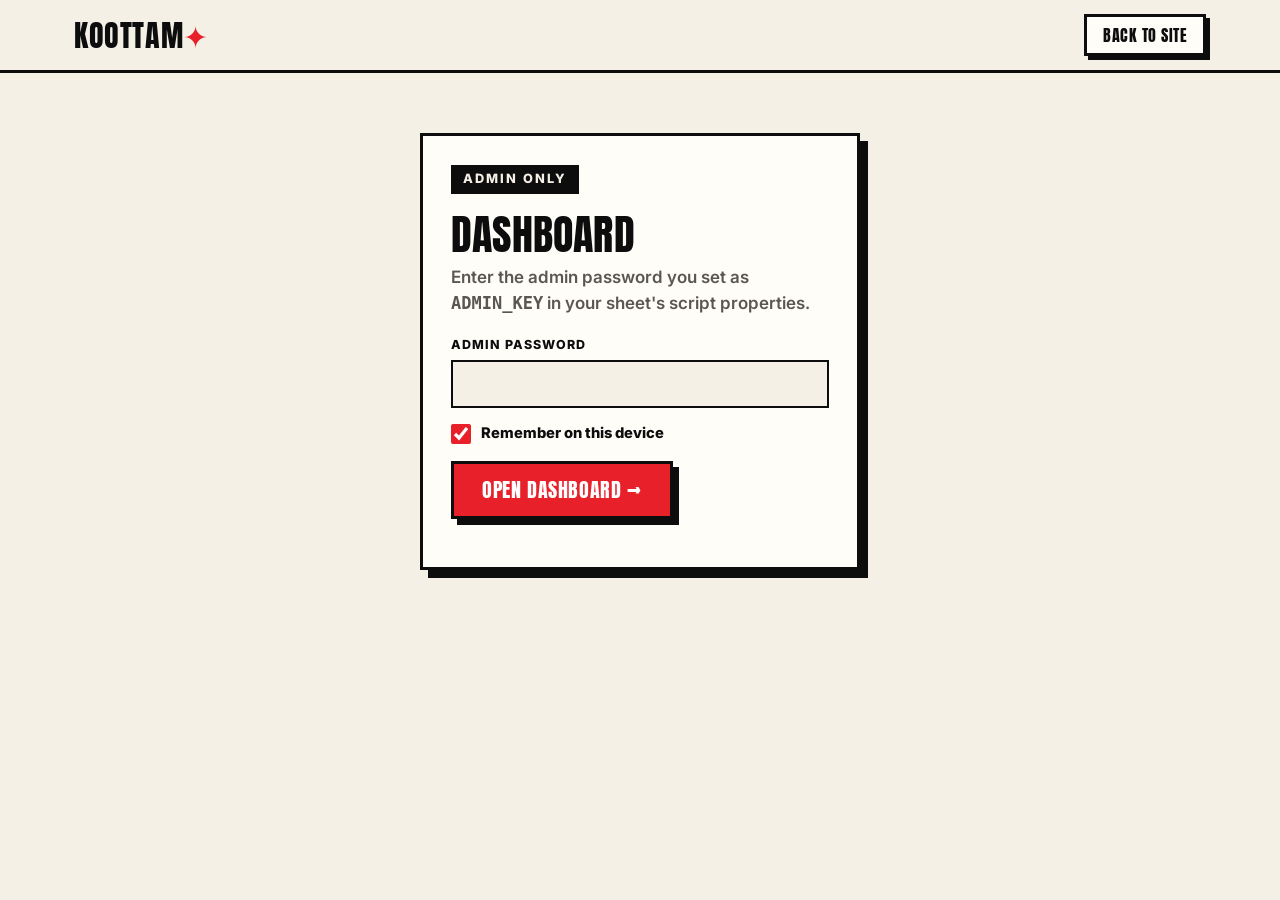
<file: admin.html>
<!doctype html>
<html lang="en">
<head>
<meta charset="utf-8">
<meta name="viewport" content="width=device-width, initial-scale=1">
<title>Koottam Dashboard</title>
<meta name="robots" content="noindex, nofollow">
<meta name="description" content="Private Koottam admin dashboard.">
<meta name="theme-color" content="#e8202a">
<link rel="icon" href="favicon.svg" type="image/svg+xml">
<link rel="apple-touch-icon" href="icon-180.png">
<link rel="preconnect" href="https://fonts.googleapis.com">
<link href="https://fonts.googleapis.com/css2?family=Anton&family=Inter:wght@400;600;800&display=swap" rel="stylesheet">
<link rel="stylesheet" href="site.css">
<style>
/* admin dashboard: same tokens as the site; one hue (red) for every magnitude bar */
.dash{padding:40px 0 80px}
.dash-head{display:flex;justify-content:space-between;align-items:flex-end;gap:16px;flex-wrap:wrap;margin-bottom:26px}
.dash-head h1{font-size:clamp(2.4rem,7vw,4rem)}
.dash-meta{display:flex;gap:10px;align-items:center;flex-wrap:wrap;font-weight:600;color:var(--mute);font-size:.9rem}
.login{max-width:440px;margin:60px auto;padding:28px}
.login h1{font-size:2.6rem;margin-bottom:10px}
.login label{display:grid;gap:6px;font-weight:800;font-size:.78rem;text-transform:uppercase;letter-spacing:.08em;margin:18px 0 14px}
.login input{border:2.5px solid var(--line);background:var(--paper);color:var(--ink);font:600 1rem var(--body);padding:12px 14px}
.kpis{display:grid;grid-template-columns:repeat(auto-fit,minmax(170px,1fr));gap:16px;margin-bottom:28px}
.kpi{padding:18px 18px 16px}
.kpi b{display:block;font:400 2.8rem/1 var(--head);font-variant-numeric:tabular-nums}
.kpi span{font-weight:800;font-size:.72rem;letter-spacing:.1em;text-transform:uppercase;color:var(--mute)}
.kpi small{display:block;margin-top:6px;font-weight:600;color:var(--mute)}
.kpi.hot{background:var(--red);color:#fff}.kpi.hot span,.kpi.hot small{color:#fff}
.grid2{display:grid;grid-template-columns:1fr 1fr;gap:22px}
.grid2>*{min-width:0}
@media(max-width:860px){.grid2{grid-template-columns:1fr}}
.panel{padding:20px 22px;margin-bottom:22px}
.panel h2{font-size:1.7rem;margin-bottom:4px}
.panel .note{color:var(--mute);font-weight:600;font-size:.85rem;margin-bottom:14px}
.cols{position:relative;height:190px;display:flex;align-items:flex-end;gap:2px;border-bottom:2px solid var(--line);margin-top:22px}
.cols i{flex:1;height:100%;display:flex;align-items:flex-end;cursor:pointer;outline:none}
.cols i b{display:block;width:100%;background:var(--red)}
.cols i:hover b,.cols i:focus-visible b{outline:2px solid var(--ink);outline-offset:1px}
.cols i:hover,.cols i:focus-visible{background:color-mix(in srgb,var(--ink) 6%,transparent)}
.cols .gl{position:absolute;left:0;right:0;border-top:1px dashed var(--mute);opacity:.45;pointer-events:none}
.cols .gl span{position:absolute;right:0;top:-18px;font-size:.72rem;font-weight:700;color:var(--mute)}
.xax{display:flex;justify-content:space-between;font-size:.72rem;font-weight:700;color:var(--mute);margin-top:6px}
.tip{position:fixed;z-index:80;pointer-events:none;background:var(--ink);color:var(--paper);font:700 .8rem var(--body);padding:6px 9px;transform:translate(-50%,-120%);white-space:nowrap}
.hb{display:grid;gap:8px}
.hrow{display:grid;grid-template-columns:minmax(0,9.5rem) 1fr auto;gap:10px;align-items:center;font-weight:700;font-size:.9rem}
.hrow .l{overflow:hidden;text-overflow:ellipsis;white-space:nowrap}
.hrow .t{height:14px;background:var(--paper);border:2px solid var(--line)}
.hrow .t i{display:block;height:100%;background:var(--red)}
.hrow .v{font-variant-numeric:tabular-nums;text-align:right;min-width:5.5rem}
.hrow .v small{color:var(--mute);font-weight:600;margin-left:4px}
.empty{color:var(--mute);font-weight:600}
@media(max-width:600px){.hrow{grid-template-columns:1fr auto;row-gap:5px}.hrow .l{grid-column:1;grid-row:1}.hrow .v{grid-column:2;grid-row:1}.hrow .t{grid-column:1/-1;grid-row:2}.cols{height:150px}}
table.inv{width:100%;border-collapse:collapse;font-weight:700}
table.inv th,table.inv td{text-align:left;padding:8px 6px;border-bottom:2px solid var(--line)}
table.inv th{font-size:.72rem;text-transform:uppercase;letter-spacing:.08em;color:var(--mute)}
table.inv td:last-child,table.inv th:last-child{text-align:right;font-variant-numeric:tabular-nums}
.err{color:var(--red);font-weight:800;min-height:1.2em}
</style>
</head>
<body>

<nav><div class="wrap">
  <a class="logo" href="./">KOOTTAM<span>✦</span></a>
  <div class="navr"><a class="btn ghost" href="./">Back to site</a></div>
</div></nav>

<main class="wrap">
  <form class="box login" id="login" novalidate>
    <span class="kicker">Admin only</span>
    <h1>Dashboard</h1>
    <p style="color:var(--mute);font-weight:600">Enter the admin password you set as <code>ADMIN_KEY</code> in your sheet's script properties.</p>
    <label>Admin password<input id="key" type="password" autocomplete="current-password" required></label>
    <label class="chk" style="display:flex;gap:10px;align-items:center;text-transform:none;letter-spacing:0;font-size:.92rem;margin:0 0 16px"><input type="checkbox" id="remember" checked style="width:20px;height:20px;accent-color:var(--red)"> Remember on this device</label>
    <button class="btn" type="submit">Open dashboard →</button>
    <p class="err" id="lerr" role="alert"></p>
  </form>

  <div class="dash" id="dash" hidden>
    <div class="dash-head">
      <div><span class="kicker">Admin dashboard</span><h1>Koottam, live</h1></div>
      <div class="dash-meta"><span id="updated"></span><button class="sh" type="button" id="refresh">↻ Refresh</button><button class="sh" type="button" id="logout">Log out</button></div>
    </div>
    <div class="kpis" id="kpis"></div>
    <div class="box panel">
      <h2>Joins per day</h2><p class="note">Last 30 days, India time. Hover or tap a bar for the date.</p>
      <div class="cols" id="days"></div><div class="xax" id="dayAxis"></div>
    </div>
    <div class="grid2">
      <div class="box panel"><h2>Domain</h2><p class="note">What people want a job in</p><div class="hb" id="pDomain"></div></div>
      <div class="box panel"><h2>District</h2><p class="note">Where members are from</p><div class="hb" id="pDistrict"></div></div>
      <div class="box panel"><h2>Education</h2><p class="note">Highest education</p><div class="hb" id="pEdu"></div></div>
      <div class="box panel"><h2>Age group</h2><p class="note">Youngest to oldest</p><div class="hb" id="pAge"></div></div>
      <div class="box panel"><h2>Employment</h2><p class="note">Right now</p><div class="hb" id="pStatus"></div></div>
      <div class="box panel"><h2>Top inviters</h2><p class="note">Members whose invite links brought people in. Look up the member number in your sheet.</p><div id="pInv"></div></div>
    </div>
  </div>
</main>
<div class="tip" id="tip" hidden></div>

<script src="config.js"></script>
<script src="common.js"></script>
<script>
(()=>{
const {$,$$,store,fmt,esc,CONFIG}=window.K;
const DOMAIN_NAMES={it:'💻 IT & Software',mkt:'📣 Marketing',sales:'🤝 Sales',founder:"🚀 Founder's Office",health:'🩺 Nursing & Healthcare',bank:'🏦 Banking & Finance',gulf:'✈️ Gulf & Abroad',edu:'📚 Teaching',eng:'🏗️ Engineering & Construction',hosp:'🏨 Hospitality & Tourism',govt:'🏛️ PSC & Government',creative:'🎨 Design & Creative'};
const EDU_NAMES={'10':'SSLC / 10th','12':'Plus Two',diploma:'Diploma / ITI',degree:'Degree',pg:'Post-graduate',prof:'Professional'};
const EDU_ORDER=['10','12','diploma','degree','pg','prof'];
const AGE_ORDER=['18–21','22–25','26–30','31–40','40+'];
const STATUS_NAMES={unemployed:'🔎 Unemployed',employed:'💼 Employed'};
let key=store.get('koottam_admin','')||'',timer=null;

function bars(el,obj,{names={},order=null,limit=0}={}){
  let rows=Object.entries(obj||{});
  const total=rows.reduce((a,[,v])=>a+v,0);
  if(!total){el.innerHTML='<p class="empty">No data yet.</p>';return}
  const ng=rows.filter(([k])=>k==='Not given');rows=rows.filter(([k])=>k!=='Not given');
  rows=order?order.filter(k=>obj[k]).map(k=>[k,obj[k]]).concat(rows.filter(([k])=>!order.includes(k))):rows.sort((a,b)=>b[1]-a[1]);
  let rest=0;if(limit&&rows.length>limit){rest=rows.slice(limit).reduce((a,[,v])=>a+v,0);rows=rows.slice(0,limit);if(rest)rows.push(['Other',rest])}
  rows=rows.concat(ng);
  const max=Math.max(...rows.map(([,v])=>v));
  el.innerHTML=rows.map(([k,v])=>{const label=names[k]||k,pct=Math.round(v/total*100);return `<div class="hrow" title="${esc(label)}: ${v} (${pct}%)"><span class="l">${esc(label)}</span><span class="t"><i style="width:${v/max*100}%${k==='Not given'?';background:var(--mute)':''}"></i></span><span class="v">${fmt(v)}<small>${pct}%</small></span></div>`}).join('');
}

const istDay=d=>d.toLocaleDateString('en-CA',{timeZone:'Asia/Kolkata'});
function days(byDay){
  const out=[],now=Date.now();
  for(let i=29;i>=0;i--){const d=new Date(now-i*864e5);out.push([istDay(d),byDay[istDay(d)]||0,d])}
  const max=Math.max(1,...out.map(x=>x[1])),step=max<=4?1:Math.ceil(max/4/5)*5||1,top=Math.ceil(max/step)*step;
  const grid=[];for(let v=step;v<=top;v+=step)grid.push(`<div class="gl" style="bottom:${v/top*100}%"><span>${v}</span></div>`);
  const fmtD=d=>d.toLocaleDateString('en-IN',{day:'numeric',month:'short',timeZone:'Asia/Kolkata'});
  $('#days').innerHTML=grid.join('')+out.map(([k,v,d])=>`<i tabindex="0" data-t="${fmtD(d)}: ${v} joined"><b style="height:${v/top*100}%"></b></i>`).join('');
  $('#dayAxis').innerHTML=`<span>${fmtD(out[0][2])}</span><span>${fmtD(out[15][2])}</span><span>Today</span>`;
  return out;
}
const tip=$('#tip');
function showTip(e){const t=e.target.closest('[data-t]');if(!t){tip.hidden=true;return}const r=(t.firstChild&&t.firstChild.offsetHeight?t.firstChild:t).getBoundingClientRect();tip.textContent=t.dataset.t;tip.hidden=false;const w=tip.offsetWidth;tip.style.left=Math.min(Math.max(r.left+r.width/2,w/2+8),innerWidth-w/2-8)+'px';tip.style.top=(r.top+r.height-Math.min(r.height,8))+'px';tip.hidden=false}
$('#days').addEventListener('mouseover',showTip);$('#days').addEventListener('focusin',showTip);$('#days').addEventListener('click',showTip);
$('#days').addEventListener('mouseleave',()=>tip.hidden=true);$('#days').addEventListener('focusout',()=>tip.hidden=true);

function render(d){
  const series=days(d.byDay||{}),today=series.at(-1)[1],last7=series.slice(-7).reduce((a,x)=>a+x[1],0),prev7=series.slice(-14,-7).reduce((a,x)=>a+x[1],0);
  const st=d.byStatus||{},seekers=st.unemployed||0,pend=(d.jobs.total-d.jobs.live)+(d.stories.total-d.stories.live);
  const k=(v,l,s,hot)=>`<div class="box kpi${hot?' hot':''}"><span>${l}</span><b>${v}</b>${s?`<small>${s}</small>`:''}</div>`;
  $('#kpis').innerHTML=[
    k(fmt(d.members),'Members',`${fmt(today)} joined today`,true),
    k(fmt(last7),'Last 7 days',prev7?`${last7>=prev7?'▲':'▼'} vs ${fmt(prev7)} the week before`:'First week'),
    k(d.members?Math.round(seekers/d.members*100)+'%':'–','Job seekers',`${fmt(seekers)} unemployed`),
    k(fmt(pend),'Waiting for you',`${d.jobs.total-d.jobs.live} job${d.jobs.total-d.jobs.live===1?'':'s'}, ${d.stories.total-d.stories.live} ${d.stories.total-d.stories.live===1?'story':'stories'} to approve`),
    k(fmt(d.jobs.leads),'Industry leads','Ticked the lead box on a job post'),
    k(fmt(d.scams),'Scam reports','Check the Scams tab')
  ].join('');
  bars($('#pDomain'),d.byDomain,{names:DOMAIN_NAMES,limit:12});
  bars($('#pDistrict'),d.byDistrict);
  bars($('#pEdu'),d.byEducation,{names:EDU_NAMES,order:EDU_ORDER});
  bars($('#pAge'),d.byAge,{order:AGE_ORDER});
  bars($('#pStatus'),st,{names:STATUS_NAMES,order:['unemployed','employed']});
  const inv=d.topInviters||[];
  $('#pInv').innerHTML=inv.length?`<table class="inv"><thead><tr><th>Member #</th><th>People brought in</th></tr></thead><tbody>${inv.map(x=>`<tr><td>#${esc(x.memberNo)}</td><td>${fmt(x.joined)}</td></tr>`).join('')}</tbody></table>`:'<p class="empty">No invite-link joins yet.</p>';
  $('#updated').textContent='Updated '+new Date().toLocaleTimeString('en-IN',{hour:'2-digit',minute:'2-digit'});
}

async function load(showErr){
  if(!CONFIG.API_URL){$('#lerr').textContent='The sheet is not connected yet: set API_URL in config.js.';return false}
  try{
    const d=await (await fetch(CONFIG.API_URL+'?admin='+encodeURIComponent(key))).json();
    if(!d.ok){
      if(showErr)$('#lerr').textContent=d.error==='no_key'?'No ADMIN_KEY set yet. Add it in Apps Script → Project Settings → Script properties, then deploy a new version.':d.error==='wrong_key'?'That password is wrong.':'The dashboard could not load. Check that the latest Code.gs is deployed.';
      return false;
    }
    $('#login').hidden=true;$('#dash').hidden=false;render(d);return true;
  }catch{if(showErr)$('#lerr').textContent='Could not reach your sheet. Check your connection and try again.';return false}
}
$('#login').addEventListener('submit',async e=>{
  e.preventDefault();$('#lerr').textContent='';key=$('#key').value.trim();if(!key)return;
  const btn=e.submitter||$('#login .btn');btn.disabled=true;btn.textContent='Opening…';
  if(await load(true)){if($('#remember').checked)store.set('koottam_admin',key);start()}
  btn.disabled=false;btn.textContent='Open dashboard →';
});
function start(){clearInterval(timer);timer=setInterval(()=>load(false),60000)}
$('#refresh').addEventListener('click',()=>load(true));
$('#logout').addEventListener('click',()=>{store.set('koottam_admin','');key='';clearInterval(timer);$('#dash').hidden=true;$('#login').hidden=false;$('#key').value=''});
if(key)load(false).then(ok=>ok&&start());
})();
</script>
</body>
</html>
</file>
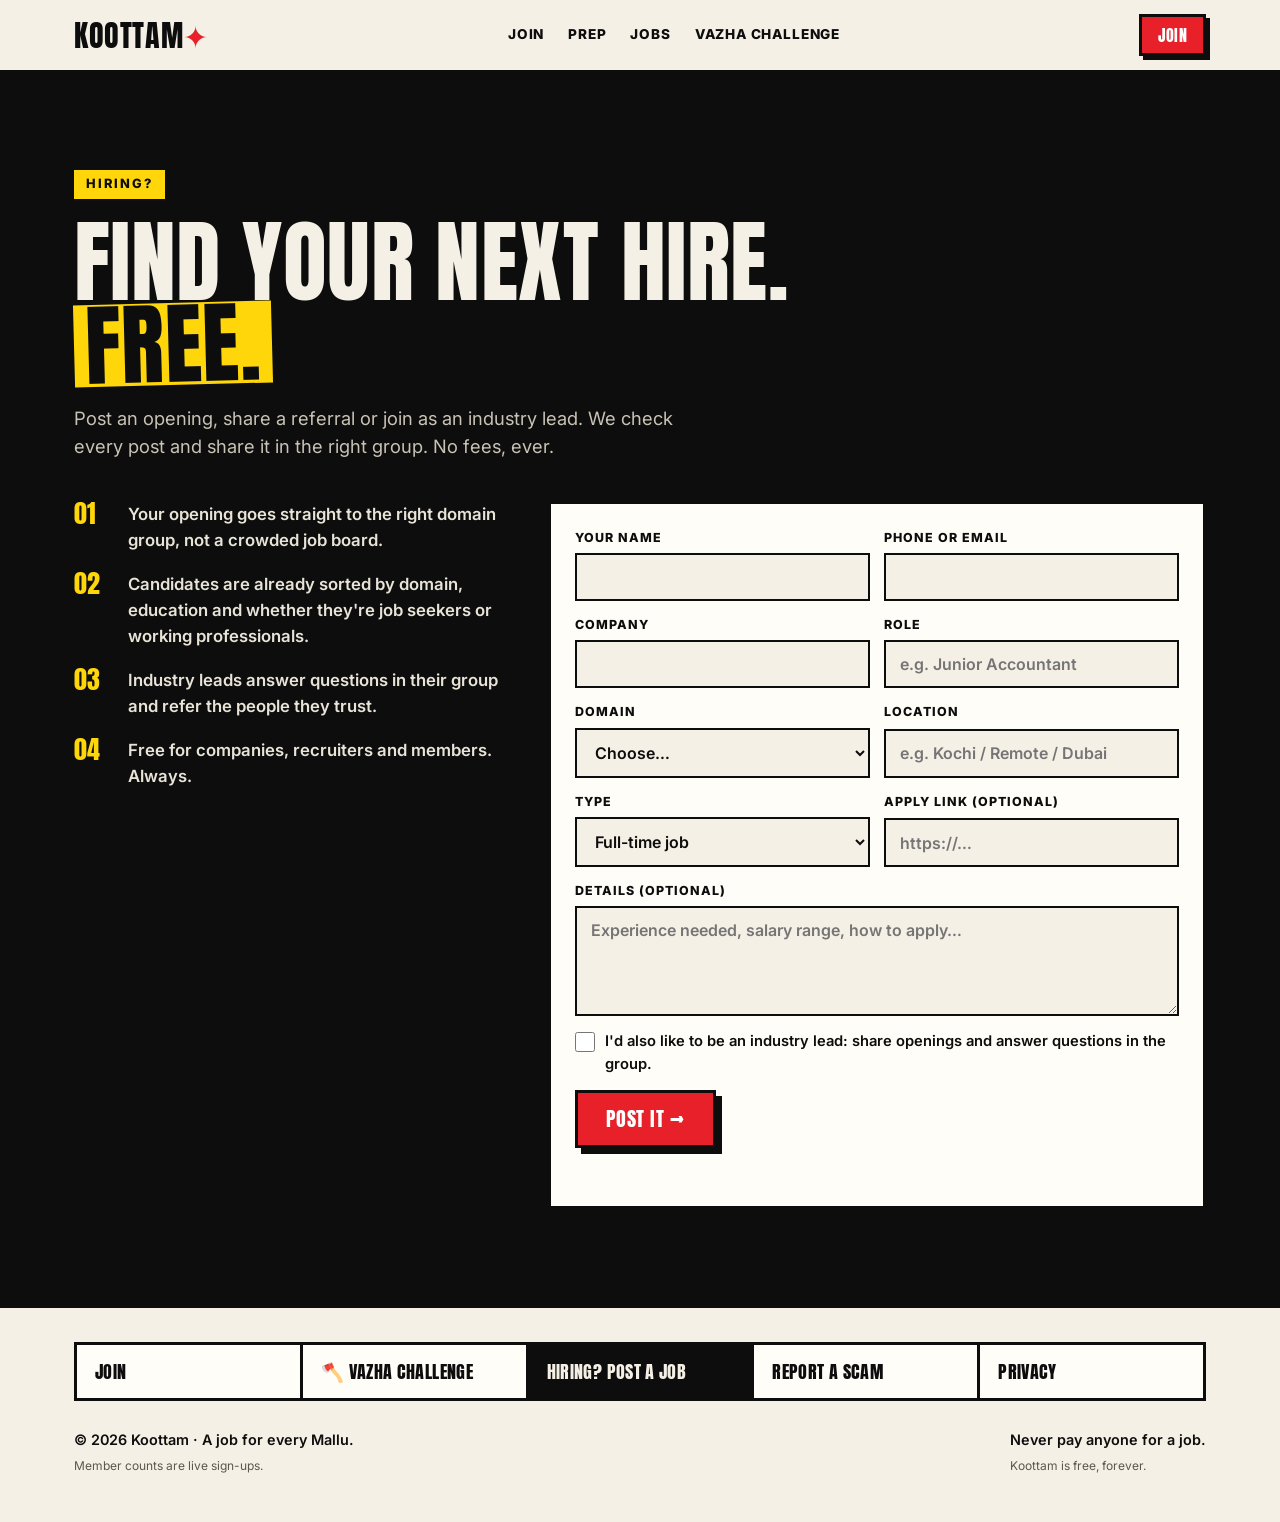
<file: hire.html>
<!doctype html>
<html lang="en">
<head>
<meta charset="utf-8">
<meta name="viewport" content="width=device-width, initial-scale=1">
<title>Koottam Hiring</title>
<meta name="description" content="Post an opening, share a referral or join as an industry lead. Free, and shared straight to the right Koottam group.">
<meta name="theme-color" content="#e8202a">
<meta property="og:type" content="website">
<meta property="og:site_name" content="Koottam">
<meta property="og:title" content="Hiring? Reach Mallus who want to work. Free.">
<meta property="og:description" content="Post an opening, share a referral or join as an industry lead. Free, and shared straight to the right Koottam group.">
<meta property="og:url" content="https://anoopkm0071-ops.github.io/koottam/hire.html">
<meta property="og:image" content="https://anoopkm0071-ops.github.io/koottam/og.png">
<meta property="og:image:width" content="1200">
<meta property="og:image:height" content="630">
<meta name="twitter:card" content="summary_large_image">
<link rel="icon" href="favicon.svg" type="image/svg+xml">
<link rel="apple-touch-icon" href="icon-180.png">
<link rel="preconnect" href="https://fonts.googleapis.com">
<link href="https://fonts.googleapis.com/css2?family=Anton&family=Inter:wght@400;600;800&display=swap" rel="stylesheet">
<link rel="stylesheet" href="site.css">
</head>
<body>

<nav><div class="wrap">
  <a class="logo" href="./">KOOTTAM<span>✦</span></a>
  <div class="links" id="links"><a href="./#join">Join</a><a href="./#prep">Prep</a><a href="./#jobs">Jobs</a><a href="vazha.html">Vazha challenge</a></div>
  <div class="navr"><button class="burger" id="burger" type="button" aria-expanded="false" aria-controls="links" aria-label="Menu">☰</button><a class="btn" href="./#join">Join</a></div>
</div></nav>

<section class="pledge" id="hire" style="border-bottom:3px solid var(--line)"><div class="wrap rv">
  <span class="kicker">Hiring?</span>
  <h2>Find your next hire.<br><mark>Free.</mark></h2>
  <p class="sub">Post an opening, share a referral or join as an industry lead. We check every post and share it in the right group. No fees, ever.</p>
  <div class="hiregrid">
    <ul class="perks2">
      <li><b>01</b>Your opening goes straight to the right domain group, not a crowded job board.</li>
      <li><b>02</b>Candidates are already sorted by domain, education and whether they're job seekers or working professionals.</li>
      <li><b>03</b>Industry leads answer questions in their group and refer the people they trust.</li>
      <li><b>04</b>Free for companies, recruiters and members. Always.</li>
    </ul>
    <form class="box form" data-type="job" novalidate>
      <div class="two"><label>Your name<input name="name" required data-n="Your name" maxlength="60"></label><label>Phone or email<input name="contact" required data-n="Phone or email" maxlength="80"></label></div>
      <div class="two"><label>Company<input name="company" required data-n="Company" maxlength="80"></label><label>Role<input name="role" required data-n="Role" maxlength="80" placeholder="e.g. Junior Accountant"></label></div>
      <div class="two"><label>Domain<select name="domain" required data-n="Domain" data-domains></select></label><label>Location<input name="location" required data-n="Location" maxlength="60" placeholder="e.g. Kochi / Remote / Dubai"></label></div>
      <div class="two"><label>Type<select name="jobType"><option>Full-time job</option><option>Internship</option><option>Referral</option><option>Walk-in drive</option><option>Part-time / freelance</option></select></label><label>Apply link (optional)<input name="link" maxlength="300" placeholder="https://…"></label></div>
      <label>Details (optional)<textarea name="details" maxlength="1000" placeholder="Experience needed, salary range, how to apply…"></textarea></label>
      <label class="chk"><input type="checkbox" name="lead"> I'd also like to be an industry lead: share openings and answer questions in the group.</label>
      <input class="hp" name="website" tabindex="-1" autocomplete="off" aria-hidden="true">
      <button class="btn" type="submit">Post it →</button>
      <p class="fmsg" role="status"></p>
    </form>
  </div>
</div></section>


<footer><div class="wrap">
  <div class="tabbar" role="navigation" aria-label="More from Koottam"><a href="./#join">Join</a><a href="vazha.html">🪓 Vazha challenge</a><a href="hire.html" class="on" aria-current="page">Hiring? Post a job</a><a href="scam.html">Report a scam</a><a href="privacy.html">Privacy</a></div>
  <div class="fbase"><div>© 2026 Koottam · A job for every Mallu.<small>Member counts are live sign-ups.</small><div class="flinks" id="flinks"></div></div><div>Never pay anyone for a job.<small>Koottam is free, forever.</small></div></div>
</div></footer>
<canvas id="confetti"></canvas>
<script src="config.js"></script>
<script src="common.js"></script>
<script>
K.initReveal();K.initMenu();K.initForms();K.initFooter();
</script>
</body>
</html>
</file>
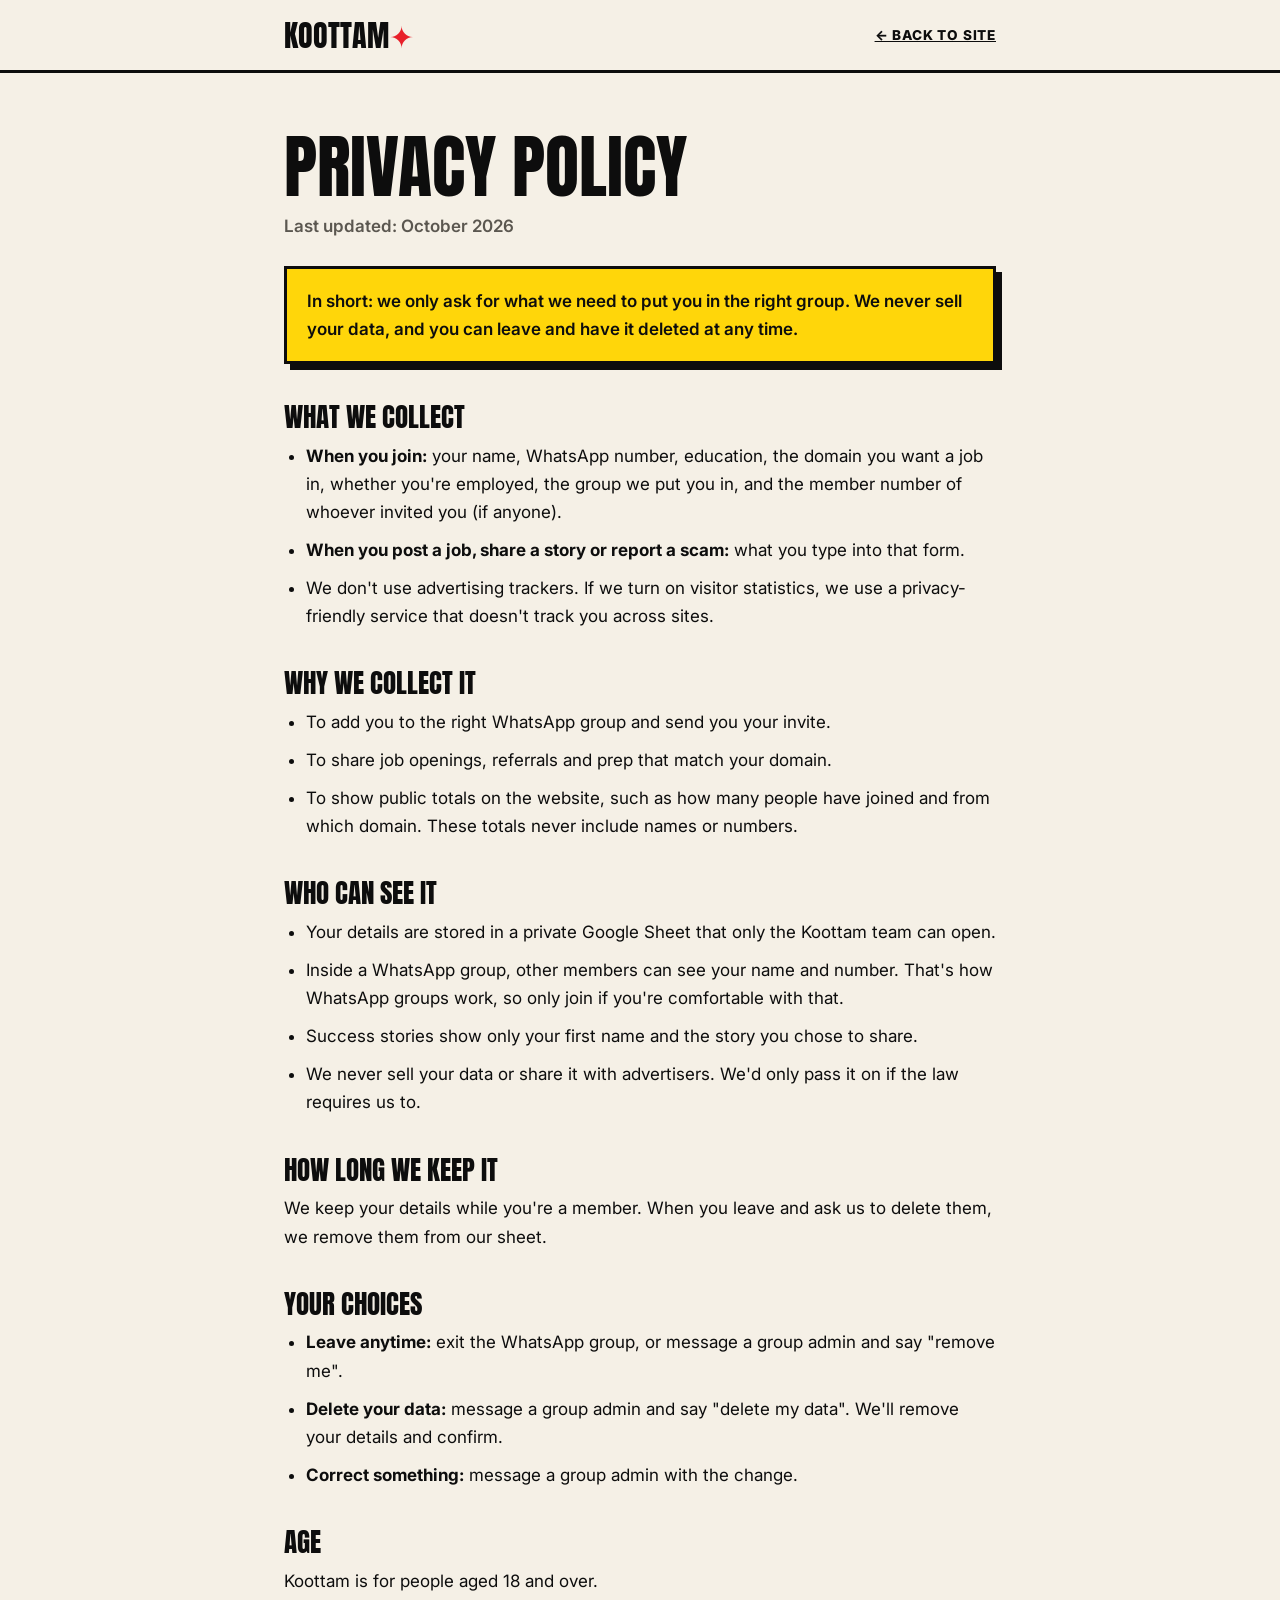
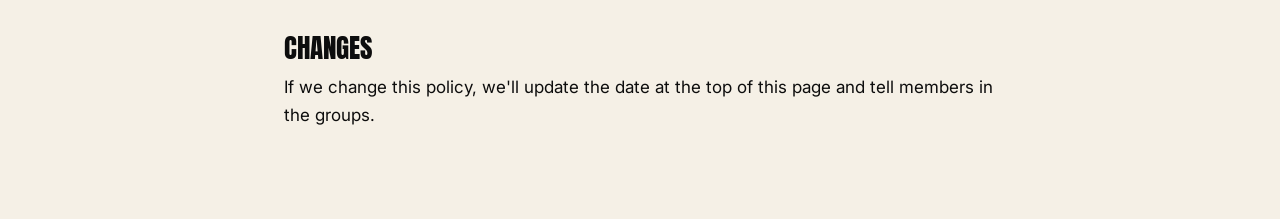
<file: privacy.html>
<!doctype html>
<html lang="en">
<head>
<meta charset="utf-8">
<meta name="viewport" content="width=device-width, initial-scale=1">
<title>Koottam Privacy Policy</title>
<meta name="description" content="How Koottam collects, uses and protects your information.">
<link rel="icon" href="favicon.svg" type="image/svg+xml">
<link rel="preconnect" href="https://fonts.googleapis.com">
<link href="https://fonts.googleapis.com/css2?family=Anton&family=Inter:wght@400;600;800&display=swap" rel="stylesheet">
<style>
:root{--paper:#f5f0e6;--ink:#0d0d0d;--card:#fffdf8;--mute:#5b5750;--line:#0d0d0d;--red:#e8202a;--yel:#ffd60a}
@media (prefers-color-scheme:dark){:root:not([data-theme="light"]){--paper:#121110;--ink:#f5f0e6;--card:#1c1a18;--mute:#aaa397;--line:#f5f0e6}}
:root[data-theme="dark"]{--paper:#121110;--ink:#f5f0e6;--card:#1c1a18;--mute:#aaa397;--line:#f5f0e6}
*{box-sizing:border-box;margin:0}
body{background:var(--paper);color:var(--ink);font:400 17px/1.65 'Inter',system-ui,sans-serif}
.wrap{max-width:760px;margin:0 auto;padding:0 24px}
@media(max-width:600px){.wrap{padding:0 16px}}
nav{border-bottom:3px solid var(--line)}
nav .wrap{display:flex;align-items:center;justify-content:space-between;height:70px}
.logo{font:400 1.9rem 'Anton',Impact,sans-serif;text-decoration:none;color:inherit}
.logo span{color:var(--red)}
nav a.back{font-weight:800;text-transform:uppercase;font-size:.85rem;letter-spacing:.06em;color:inherit}
main{padding:60px 0 80px}
h1{font:400 clamp(2.6rem,8vw,4.4rem)/.95 'Anton',Impact,sans-serif;text-transform:uppercase;margin-bottom:12px}
h2{font:400 1.7rem/1.1 'Anton',Impact,sans-serif;text-transform:uppercase;margin:38px 0 10px}
p,li{margin-bottom:10px}
ul{padding-left:22px}
.upd{color:var(--mute);font-weight:600}
.box{background:var(--yel);color:#0d0d0d;border:3px solid var(--line);box-shadow:6px 6px 0 var(--line);padding:18px 20px;margin-top:26px;font-weight:600}
a{color:inherit}
</style>
</head>
<body>
<nav><div class="wrap"><a class="logo" href="./">KOOTTAM<span>✦</span></a><a class="back" href="./">← Back to site</a></div></nav>
<main><div class="wrap">
  <h1>Privacy policy</h1>
  <p class="upd">Last updated: October 2026</p>
  <div class="box">In short: we only ask for what we need to put you in the right group. We never sell your data, and you can leave and have it deleted at any time.</div>

  <h2>What we collect</h2>
  <ul>
    <li><b>When you join:</b> your name, WhatsApp number, education, the domain you want a job in, whether you're employed, the group we put you in, and the member number of whoever invited you (if anyone).</li>
    <li><b>When you post a job, share a story or report a scam:</b> what you type into that form.</li>
    <li>We don't use advertising trackers. If we turn on visitor statistics, we use a privacy-friendly service that doesn't track you across sites.</li>
  </ul>

  <h2>Why we collect it</h2>
  <ul>
    <li>To add you to the right WhatsApp group and send you your invite.</li>
    <li>To share job openings, referrals and prep that match your domain.</li>
    <li>To show public totals on the website, such as how many people have joined and from which domain. These totals never include names or numbers.</li>
  </ul>

  <h2>Who can see it</h2>
  <ul>
    <li>Your details are stored in a private Google Sheet that only the Koottam team can open.</li>
    <li>Inside a WhatsApp group, other members can see your name and number. That's how WhatsApp groups work, so only join if you're comfortable with that.</li>
    <li>Success stories show only your first name and the story you chose to share.</li>
    <li>We never sell your data or share it with advertisers. We'd only pass it on if the law requires us to.</li>
  </ul>

  <h2>How long we keep it</h2>
  <p>We keep your details while you're a member. When you leave and ask us to delete them, we remove them from our sheet.</p>

  <h2>Your choices</h2>
  <ul>
    <li><b>Leave anytime:</b> exit the WhatsApp group, or message a group admin and say "remove me".</li>
    <li><b>Delete your data:</b> message a group admin and say "delete my data". We'll remove your details and confirm.</li>
    <li><b>Correct something:</b> message a group admin with the change.</li>
  </ul>

  <h2>Age</h2>
  <p>Koottam is for people aged 18 and over.</p>

  <h2>Changes</h2>
  <p>If we change this policy, we'll update the date at the top of this page and tell members in the groups.</p>
</div></main>
</body>
</html>
</file>
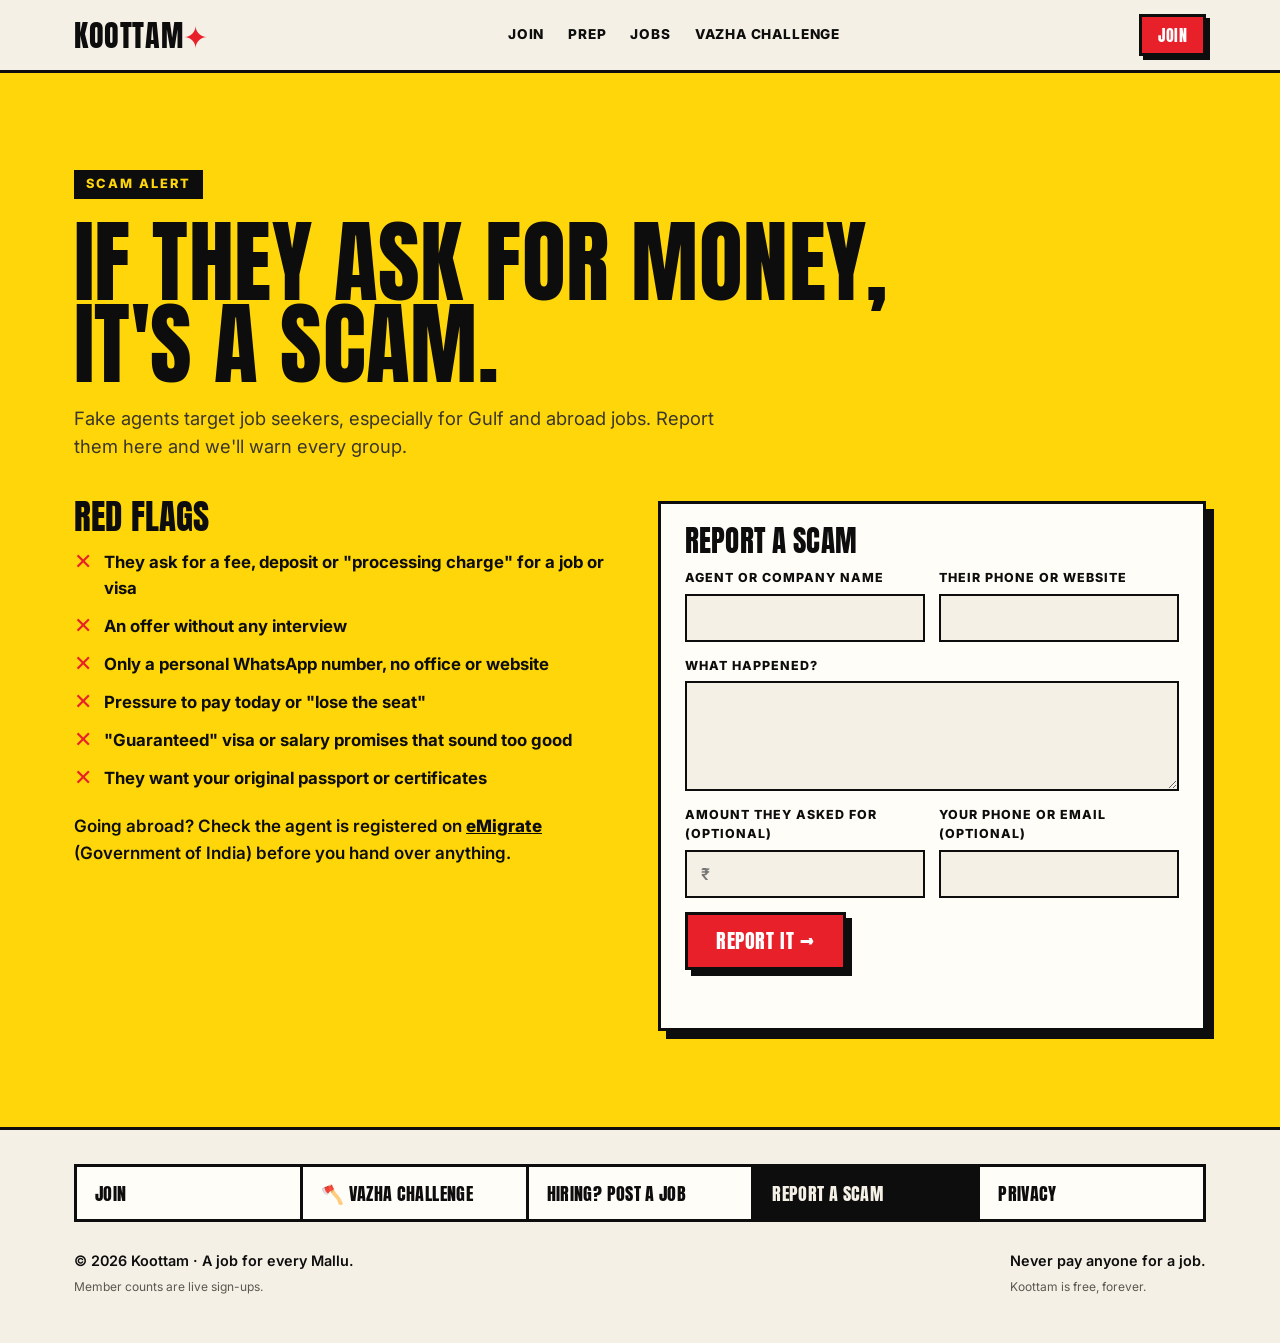
<file: scam.html>
<!doctype html>
<html lang="en">
<head>
<meta charset="utf-8">
<meta name="viewport" content="width=device-width, initial-scale=1">
<title>Report a Job Scam</title>
<meta name="description" content="If they ask for money, it is a scam. Check the red flags and report fake job and visa agents to warn every Koottam group.">
<meta name="theme-color" content="#e8202a">
<meta property="og:type" content="website">
<meta property="og:site_name" content="Koottam">
<meta property="og:title" content="If they ask for money, it is a scam.">
<meta property="og:description" content="If they ask for money, it is a scam. Check the red flags and report fake job and visa agents to warn every Koottam group.">
<meta property="og:url" content="https://anoopkm0071-ops.github.io/koottam/scam.html">
<meta property="og:image" content="https://anoopkm0071-ops.github.io/koottam/og.png">
<meta property="og:image:width" content="1200">
<meta property="og:image:height" content="630">
<meta name="twitter:card" content="summary_large_image">
<link rel="icon" href="favicon.svg" type="image/svg+xml">
<link rel="apple-touch-icon" href="icon-180.png">
<link rel="preconnect" href="https://fonts.googleapis.com">
<link href="https://fonts.googleapis.com/css2?family=Anton&family=Inter:wght@400;600;800&display=swap" rel="stylesheet">
<link rel="stylesheet" href="site.css">
</head>
<body>

<nav><div class="wrap">
  <a class="logo" href="./">KOOTTAM<span>✦</span></a>
  <div class="links" id="links"><a href="./#join">Join</a><a href="./#prep">Prep</a><a href="./#jobs">Jobs</a><a href="vazha.html">Vazha challenge</a></div>
  <div class="navr"><button class="burger" id="burger" type="button" aria-expanded="false" aria-controls="links" aria-label="Menu">☰</button><a class="btn" href="./#join">Join</a></div>
</div></nav>

<section class="scam" id="scam"><div class="wrap rv">
  <span class="kicker">Scam alert</span>
  <h2>If they ask for money,<br>it's a scam.</h2>
  <p class="sub">Fake agents target job seekers, especially for Gulf and abroad jobs. Report them here and we'll warn every group.</p>
  <div class="scamgrid">
    <div>
      <h3>Red flags</h3>
      <ul class="flags">
        <li>They ask for a fee, deposit or "processing charge" for a job or visa</li>
        <li>An offer without any interview</li>
        <li>Only a personal WhatsApp number, no office or website</li>
        <li>Pressure to pay today or "lose the seat"</li>
        <li>"Guaranteed" visa or salary promises that sound too good</li>
        <li>They want your original passport or certificates</li>
      </ul>
      <p style="font-weight:600">Going abroad? Check the agent is registered on <a href="https://emigrate.gov.in" target="_blank" rel="noopener">eMigrate</a> (Government of India) before you hand over anything.</p>
    </div>
    <form class="box form" data-type="scam" novalidate>
      <h3 style="font-size:1.8rem;color:var(--ink)">Report a scam</h3>
      <div class="two"><label>Agent or company name<input name="agent" required data-n="Agent or company name" maxlength="100"></label><label>Their phone or website<input name="agentContact" required data-n="Their phone or website" maxlength="120"></label></div>
      <label>What happened?<textarea name="details" required data-n="What happened" maxlength="1000"></textarea></label>
      <div class="two"><label>Amount they asked for (optional)<input name="amount" maxlength="40" placeholder="₹"></label><label>Your phone or email (optional)<input name="contact" maxlength="80"></label></div>
      <input class="hp" name="website" tabindex="-1" autocomplete="off" aria-hidden="true">
      <button class="btn" type="submit">Report it →</button>
      <p class="fmsg" role="status"></p>
    </form>
  </div>
</div></section>


<footer><div class="wrap">
  <div class="tabbar" role="navigation" aria-label="More from Koottam"><a href="./#join">Join</a><a href="vazha.html">🪓 Vazha challenge</a><a href="hire.html">Hiring? Post a job</a><a href="scam.html" class="on" aria-current="page">Report a scam</a><a href="privacy.html">Privacy</a></div>
  <div class="fbase"><div>© 2026 Koottam · A job for every Mallu.<small>Member counts are live sign-ups.</small><div class="flinks" id="flinks"></div></div><div>Never pay anyone for a job.<small>Koottam is free, forever.</small></div></div>
</div></footer>
<canvas id="confetti"></canvas>
<script src="config.js"></script>
<script src="common.js"></script>
<script>
K.initReveal();K.initMenu();K.initForms();K.initFooter();
</script>
</body>
</html>
</file>
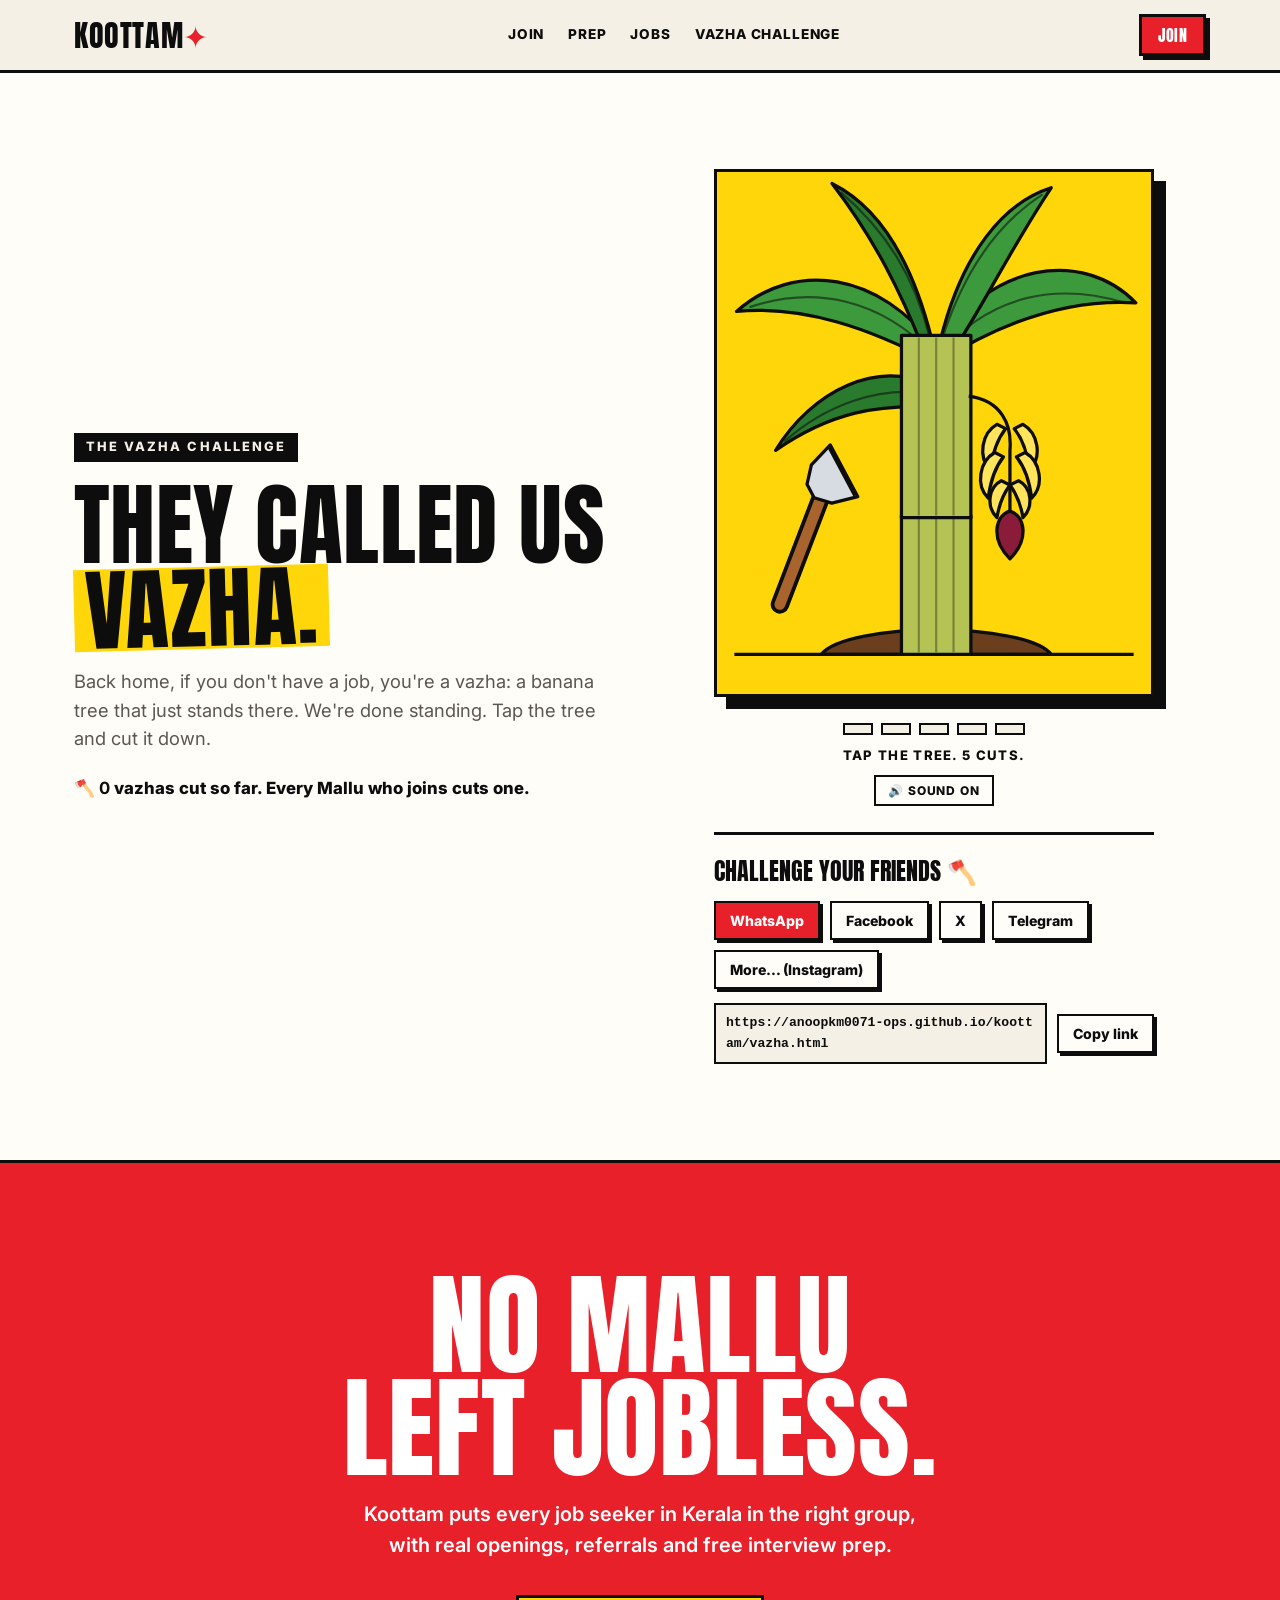
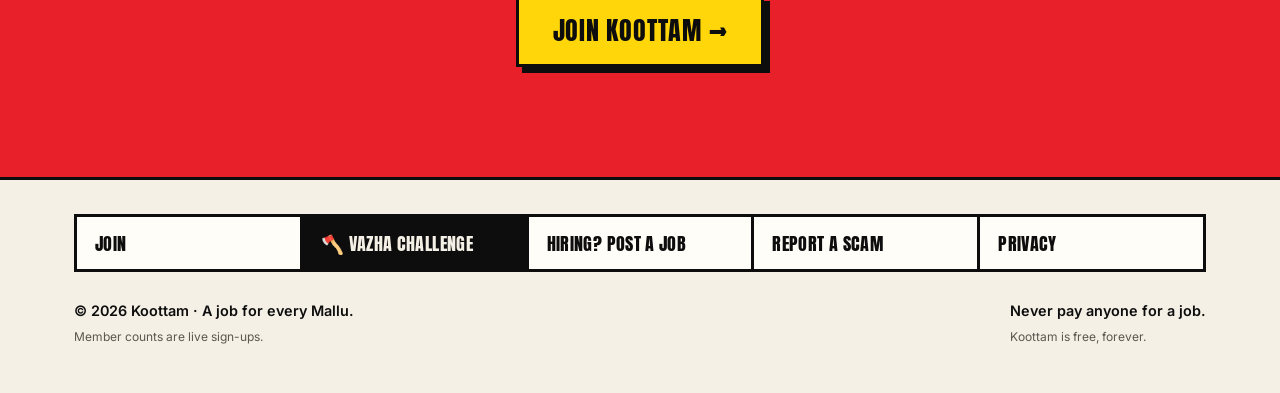
<file: vazha.html>
<!doctype html>
<html lang="en">
<head>
<meta charset="utf-8">
<meta name="viewport" content="width=device-width, initial-scale=1">
<title>The Vazha Challenge</title>
<meta name="description" content="They called us vazha. Cut yours in five taps, then challenge your friends. A Koottam challenge for every Mallu who's done waiting for a job.">
<meta name="theme-color" content="#e8202a">
<meta property="og:type" content="website">
<meta property="og:site_name" content="Koottam">
<meta property="og:title" content="They called us vazha. Cut yours 🪓">
<meta property="og:description" content="They called us vazha. Cut yours in five taps, then challenge your friends. A Koottam challenge for every Mallu who's done waiting for a job.">
<meta property="og:url" content="https://anoopkm0071-ops.github.io/koottam/vazha.html">
<meta property="og:image" content="https://anoopkm0071-ops.github.io/koottam/og-vazha.png">
<meta property="og:image:width" content="1200">
<meta property="og:image:height" content="630">
<meta name="twitter:card" content="summary_large_image">
<link rel="icon" href="favicon.svg" type="image/svg+xml">
<link rel="apple-touch-icon" href="icon-180.png">
<link rel="preconnect" href="https://fonts.googleapis.com">
<link href="https://fonts.googleapis.com/css2?family=Anton&family=Inter:wght@400;600;800&display=swap" rel="stylesheet">
<link rel="stylesheet" href="site.css">
</head>
<body>

<nav><div class="wrap">
  <a class="logo" href="./">KOOTTAM<span>✦</span></a>
  <div class="links" id="links"><a href="./#join">Join</a><a href="./#prep">Prep</a><a href="./#jobs">Jobs</a><a href="vazha.html">Vazha challenge</a></div>
  <div class="navr"><button class="burger" id="burger" type="button" aria-expanded="false" aria-controls="links" aria-label="Menu">☰</button><a class="btn" href="./#join">Join</a></div>
</div></nav>

<section class="vazha" id="vazha"><div class="wrap rv">
  <div class="vgrid">
    <div>
      <span class="kicker">The vazha challenge</span>
      <h1 style="font-size:clamp(2.6rem,8vw,5.6rem);margin-bottom:18px">They called us<br><mark>vazha.</mark></h1>
      <div id="vbefore">
        <p class="sub" style="margin-bottom:22px">Back home, if you don't have a job, you're a vazha: a banana tree that just stands there. We're done standing. Tap the tree and cut it down.</p>
        <p class="vcount">🪓 <b data-c="members">0</b> vazhas cut so far. Every Mallu who joins cuts one.</p>
      </div>
      <div id="vafter" hidden>
        <p class="sub" style="margin-bottom:22px"><b style="color:var(--ink)">Not a vazha anymore.</b> Now prove it: join your group, get the openings, crack the interview.</p>
        <div class="cta"><a class="btn" href="./#join">Prove it. Join →</a></div>
        <button class="again" type="button" id="vagain">Grow it back and cut again ↺</button>
      </div>
    </div>
    <div>
      <button class="vstage" id="vstage" type="button" aria-label="Cut the vazha" aria-describedby="vstatus">
        <svg viewBox="0 0 400 480" aria-hidden="true">
          <path class="soil ol" d="M96 444c24-30 188-30 212 0z"/>
          <line x1="16" y1="444" x2="384" y2="444" class="ol"/>
          <rect class="stem ol" x="170" y="316" width="64" height="128"/>
          <path class="sheath" d="M186 318v124M202 318v124M218 318v124"/>
          <g id="vtop">
            <path class="leaf2 ol" d="M196 196C150 172 88 200 54 256c52-36 96-42 142-40z"/>
            <path class="rib" d="M196 204C150 196 100 214 62 248"/>
            <path class="leaf ol" d="M202 162C150 92 72 80 18 128c62-6 124 16 184 48z"/>
            <path class="rib" d="M200 168C150 116 90 104 30 124"/>
            <path class="leaf ol" d="M202 162c48-80 136-92 184-42-66-4-128 20-184 56z"/>
            <path class="rib" d="M204 168c50-58 112-66 172-48"/>
            <path class="leaf2 ol" d="M198 154C180 82 150 32 106 10c40 52 64 102 84 152z"/>
            <path class="rib" d="M196 152C182 96 156 54 114 18"/>
            <path class="leaf ol" d="M206 154c20-80 58-126 102-140-36 54-60 104-90 150z"/>
            <path class="rib" d="M208 152c20-62 52-106 92-132"/>
            <rect class="stem ol" x="170" y="150" width="64" height="168"/>
            <path class="sheath" d="M186 152v164M202 152v164M218 152v164"/>
            <path class="ol" fill="none" stroke-width="5" d="M232 206c30 4 40 26 38 50v56"/>
            <g class="ol">
              <path class="nana" d="M258 232c-14 8-18 30-6 42 2-16 6-28 14-38z"/>
              <path class="nana" d="M282 232c14 8 18 30 6 42-2-16-6-28-14-38z"/>
              <path class="nana" d="M256 258c-14 8-18 30-6 42 2-16 6-28 14-38z"/>
              <path class="nana" d="M284 258c14 8 18 30 6 42-2-16-6-28-14-38z"/>
              <path class="nana" d="M262 284c-12 6-14 24-4 34 2-12 6-22 12-30z"/>
              <path class="nana" d="M278 284c12 6 14 24 4 34-2-12-6-22-12-30z"/>
            </g>
            <path class="heart ol" d="M270 312c14 4 18 26 0 44-18-18-14-40 0-44z"/>
          </g>
          <polygon id="notch" points="170,316 170,316 170,316" fill="#0d0d0d"/>
          <g id="vaxe" class="vaxe">
            <path d="M58 398L150 318" stroke="#0d0d0d" stroke-width="17" stroke-linecap="round"/>
            <path d="M58 398L150 318" stroke="#a8642c" stroke-width="10" stroke-linecap="round"/>
            <path class="ol" fill="#d7dbe2" d="M132 312l12-14 24-8v54l-24-6-12-12z"/>
            <path d="M166 292v50" stroke="#0d0d0d" stroke-width="3"/>
          </g>
        </svg>
        <span class="vstamp" id="vstamp" hidden>Not a vazha<br>anymore</span>
      </button>
      <div id="vdots" aria-hidden="true"><i></i><i></i><i></i><i></i><i></i></div>
      <p id="vstatus" aria-live="polite">Tap the tree. 5 cuts.</p>
      <button class="vmute" id="vmute" type="button" aria-pressed="true">🔊 Sound on</button>
      <div class="vshare" id="vsharebar">
        <p class="vshare-h" id="vshareh">Challenge your friends 🪓</p>
        <div class="vshare-row">
          <a class="sh wa" data-net="wa" href="#" target="_blank" rel="noopener">WhatsApp</a>
          <a class="sh" data-net="fb" href="#" target="_blank" rel="noopener">Facebook</a>
          <a class="sh" data-net="x" href="#" target="_blank" rel="noopener">X</a>
          <a class="sh" data-net="tg" href="#" target="_blank" rel="noopener">Telegram</a>
          <button class="sh" type="button" data-net="native" hidden>More… (Instagram)</button>
        </div>
        <div class="vlink"><code id="vlink"></code><button class="sh" type="button" id="vcopy">Copy link</button></div>
      </div>
    </div>
  </div>
</div></section>

<section class="final"><div class="wrap">
  <h2>No Mallu<br>left jobless.</h2>
  <p style="font-size:1.25rem;font-weight:600;margin:-6px auto 34px;max-width:560px">Koottam puts every job seeker in Kerala in the right group, with real openings, referrals and free interview prep.</p>
  <a class="btn" href="./#join">Join Koottam →</a>
</div></section>

<footer><div class="wrap">
  <div class="tabbar" role="navigation" aria-label="More from Koottam"><a href="./#join">Join</a><a href="vazha.html" class="on" aria-current="page">🪓 Vazha challenge</a><a href="hire.html">Hiring? Post a job</a><a href="scam.html">Report a scam</a><a href="privacy.html">Privacy</a></div>
  <div class="fbase"><div>© 2026 Koottam · A job for every Mallu.<small>Member counts are live sign-ups.</small><div class="flinks" id="flinks"></div></div><div>Never pay anyone for a job.<small>Koottam is free, forever.</small></div></div>
</div></footer>
<canvas id="confetti"></canvas>
<script src="config.js"></script>
<script src="common.js"></script>
<script>
K.initReveal();K.initMenu();K.initFooter();K.initVazha(()=>K.store.get('koottam_live',{}).memberNo);K.loadCount();
</script>
</body>
</html>
</file>
<file: site.css>
/* Koottam site styles, shared by every page */
:root{
  --paper:#f5f0e6; --ink:#0d0d0d; --card:#fffdf8; --mute:#5b5750; --line:#0d0d0d;
  --red:#e8202a; --yel:#ffd60a; --black:#0d0d0d; --white:#f5f0e6;
  --head:'Anton','Impact','Arial Narrow Bold',sans-serif; --body:'Inter',system-ui,sans-serif;
}
@media (prefers-color-scheme:dark){:root:not([data-theme="light"]){--paper:#121110;--ink:#f5f0e6;--card:#1c1a18;--mute:#aaa397;--line:#f5f0e6}}
:root[data-theme="dark"]{--paper:#121110;--ink:#f5f0e6;--card:#1c1a18;--mute:#aaa397;--line:#f5f0e6}
*{box-sizing:border-box;margin:0}
html{scroll-behavior:smooth}
body{background:var(--paper);color:var(--ink);font:400 17px/1.55 var(--body);overflow-x:hidden}
a{color:inherit}
h1,h2,h3,.big{font-family:var(--head);font-weight:400;text-transform:uppercase;line-height:.92;letter-spacing:.005em}
h2{font-size:clamp(2.6rem,8vw,5.6rem);margin-bottom:18px}
.wrap{max-width:1180px;margin:0 auto;padding:0 24px}
@media(max-width:600px){.wrap{padding:0 16px}}
section{padding:96px 0;border-bottom:3px solid var(--line)}
.kicker{display:inline-block;font:800 .8rem/1 var(--body);letter-spacing:.16em;text-transform:uppercase;background:var(--ink);color:var(--paper);padding:8px 12px;margin-bottom:22px}
.sub{font-size:1.15rem;color:var(--mute);max-width:640px;margin-bottom:40px}
mark{background:var(--yel);color:var(--black);padding:0 .12em;display:inline-block;transform:rotate(-1.5deg)}
.red{color:var(--red)}
.btn{display:inline-flex;align-items:center;gap:10px;cursor:pointer;font:400 1.25rem/1 var(--head);text-transform:uppercase;letter-spacing:.03em;
  padding:16px 28px;background:var(--red);color:#fff;border:3px solid var(--line);box-shadow:6px 6px 0 var(--line);text-decoration:none;transition:transform .12s,box-shadow .12s}
.btn:hover{transform:translate(-2px,-2px);box-shadow:8px 8px 0 var(--line)}
.btn:active{transform:translate(4px,4px);box-shadow:2px 2px 0 var(--line)}
.btn.alt{background:var(--yel);color:var(--black)}
.btn.ghost{background:var(--card);color:var(--ink)}
.box{background:var(--card);border:3px solid var(--line);box-shadow:8px 8px 0 var(--line)}
:focus-visible{outline:4px solid var(--yel);outline-offset:3px}

/* nav */
nav{position:sticky;top:0;z-index:50;background:var(--paper);border-bottom:3px solid var(--line)}
nav .wrap{display:flex;align-items:center;justify-content:space-between;height:70px;gap:14px}
.logo{font:400 1.9rem var(--head);text-decoration:none;letter-spacing:.02em}
.logo span{color:var(--red)}
.links{display:flex;gap:24px;font-weight:800;font-size:.85rem;text-transform:uppercase;letter-spacing:.06em}
.links a{text-decoration:none}.links a:hover{color:var(--red)}
nav .btn{padding:10px 16px;font-size:1rem;box-shadow:4px 4px 0 var(--line)}
nav .btn b{background:var(--yel);color:var(--black);padding:2px 8px;font:800 .8rem var(--body)}
.navr{display:flex;gap:10px;align-items:center}
.burger{display:none;width:46px;height:46px;border:3px solid var(--line);background:var(--card);color:var(--ink);font-size:1.3rem;cursor:pointer;box-shadow:3px 3px 0 var(--line)}
@media(max-width:900px){
  .burger{display:inline-grid;place-items:center}
  .links{position:absolute;top:100%;left:0;right:0;display:none;flex-direction:column;gap:0;background:var(--paper);border-bottom:3px solid var(--line);padding:4px 24px 12px}
  .links.open{display:flex}
  .links a{padding:14px 0;border-bottom:2px solid var(--line)}
  .links a:last-child{border-bottom:0}
}
@media(max-width:420px){nav .btn b{display:none}}

/* hero */
.hero{padding:64px 0 80px}
.hero .wrap{display:grid;grid-template-columns:1.25fr .75fr;gap:48px;align-items:center}
@media(max-width:940px){.hero .wrap{grid-template-columns:1fr}}
.stamp{display:inline-block;border:3px solid var(--red);color:var(--red);font:400 1.1rem var(--head);padding:6px 14px;transform:rotate(-3deg);margin-bottom:24px;letter-spacing:.08em}
.hero h1{font-size:clamp(3.6rem,11.5vw,9.4rem);margin-bottom:26px}
.hero p{font-size:1.25rem;max-width:560px;margin-bottom:34px;font-weight:600}
.cta{display:flex;gap:18px;flex-wrap:wrap}
.counter{background:var(--red);color:#fff;border:3px solid var(--line);box-shadow:12px 12px 0 var(--line);padding:30px 28px;transform:rotate(1.5deg)}
.counter .live{display:flex;align-items:center;gap:10px;font:800 .8rem var(--body);letter-spacing:.16em;text-transform:uppercase}
.dot{width:12px;height:12px;border-radius:50%;background:var(--yel);animation:blink 1.2s infinite}
@keyframes blink{50%{opacity:.25}}
.counter .num{font:400 clamp(3.4rem,9vw,5.8rem)/1 var(--head);margin:14px 0 4px;font-variant-numeric:tabular-nums}
.counter .lbl{font:400 1.6rem/1 var(--head);text-transform:uppercase}
.meter{height:18px;border:3px solid var(--black);background:#fff;margin:22px 0 8px}
.meter i{display:block;height:100%;background:var(--yel);width:0;transition:width 1.2s}
.counter small{font-weight:600;font-size:.88rem;opacity:.95}
.counter .today{margin-top:16px;padding-top:14px;border-top:2px dashed #ffffff88;font-weight:800}

/* marquee */
.marq{background:var(--black);color:var(--yel);border-bottom:3px solid var(--line);overflow:hidden;white-space:nowrap;padding:16px 0}
.marq div{display:inline-block;animation:slide 32s linear infinite;font:400 1.7rem var(--head);text-transform:uppercase;letter-spacing:.03em}
.marq span{margin:0 26px}.marq span:nth-child(even){color:#fff}
@keyframes slide{to{transform:translateX(-50%)}}

/* stats strip */
.strip{display:grid;grid-template-columns:repeat(4,1fr);border-bottom:3px solid var(--line)}
.strip div{padding:28px 24px;border-right:3px solid var(--line)}
.strip div:last-child{border-right:0}
.strip b{display:block;font:400 clamp(2.2rem,5vw,3.4rem)/1 var(--head);font-variant-numeric:tabular-nums}
.strip span{font-weight:800;text-transform:uppercase;font-size:.78rem;letter-spacing:.1em;color:var(--mute)}
@media(max-width:760px){.strip{grid-template-columns:1fr 1fr}.strip div:nth-child(2){border-right:0}.strip div:nth-child(-n+2){border-bottom:3px solid var(--line)}}

/* enemies */
.enemies{display:grid;grid-template-columns:repeat(3,1fr);gap:28px}
@media(max-width:900px){.enemies{grid-template-columns:1fr}}
.enemy{padding:30px 26px;position:relative}
.enemy .n{font:400 5rem/1 var(--head);color:var(--red)}
.enemy h3{font-size:2.3rem;margin:8px 0 12px}
.enemy p{color:var(--mute)}
.enemy .fight{margin-top:18px;padding:14px 16px;background:var(--yel);color:var(--black);border:3px solid var(--line);font-weight:600}
.enemy .fight b{display:block;font:400 1.1rem var(--head);letter-spacing:.04em;text-transform:uppercase;margin-bottom:4px}

/* pledge */
.pledge{background:var(--black);color:var(--white)}
.pledge .kicker{background:var(--yel);color:var(--black)}
.pledge .sub{color:#c9c3b6}
.pl{display:grid;grid-template-columns:repeat(2,1fr);gap:0;border:3px solid var(--white)}
@media(max-width:760px){.pl{grid-template-columns:1fr}}
.pl>div{padding:28px 26px;border-bottom:3px solid var(--white);display:flex;gap:20px;align-items:flex-start}
.pl>div:nth-child(odd){border-right:3px solid var(--white)}
.pl>div:nth-last-child(-n+2){border-bottom:0}
@media(max-width:760px){.pl>div:nth-child(odd){border-right:0}.pl>div:nth-last-child(2){border-bottom:3px solid var(--white)}}
.pl i{font:400 2.6rem/1 var(--head);color:var(--yel);font-style:normal;min-width:52px}
.pl h3{font-size:1.8rem;margin-bottom:6px}
.pl p{color:#c9c3b6}

/* join / guide */
.joinwrap{display:grid;grid-template-columns:.9fr 1.1fr;gap:44px;align-items:start}
@media(max-width:940px){.joinwrap{grid-template-columns:1fr}}
.steps{list-style:none;padding:0;display:grid;gap:14px;margin-top:10px}
.steps li{display:flex;gap:14px;align-items:center;font-weight:800;font-size:1.05rem}
.steps li b{font:400 1.4rem/1 var(--head);background:var(--ink);color:var(--paper);width:42px;height:42px;display:grid;place-items:center;flex:none}
.chat{overflow:hidden}
.chat-head{display:flex;gap:12px;align-items:center;padding:14px 18px;border-bottom:3px solid var(--line);background:var(--yel);color:var(--black)}
.chat-head b{font:400 1.4rem var(--head);text-transform:uppercase;letter-spacing:.03em}
.chat-head small{display:block;font-weight:600}
.av2{width:44px;height:44px;background:var(--red);color:#fff;border:3px solid var(--black);display:grid;place-items:center;font:400 1.4rem var(--head);flex:none}
.reset{margin-left:auto;background:transparent;border:2px solid var(--black);color:var(--black);font:800 .75rem var(--body);text-transform:uppercase;letter-spacing:.08em;padding:7px 10px;cursor:pointer}
.prog{height:8px;background:var(--paper);border-bottom:3px solid var(--line)}.prog i{display:block;height:100%;width:0;background:var(--red);transition:width .5s}
.log{height:330px;overflow-y:auto;padding:20px;display:flex;flex-direction:column;gap:12px}
.msg{max-width:86%;padding:12px 16px;border:2.5px solid var(--line);line-height:1.45;overflow-wrap:anywhere;animation:pop .3s;font-weight:600}
@keyframes pop{from{opacity:0;transform:translateY(10px)}}
.msg.bot{background:var(--paper);align-self:flex-start;box-shadow:4px 4px 0 var(--line)}
.msg.me{background:var(--red);color:#fff;align-self:flex-end;box-shadow:-4px 4px 0 var(--line)}
.dots span{display:inline-block;width:8px;height:8px;margin:0 2px;background:var(--ink);animation:bounce 1s infinite}
.dots span:nth-child(2){animation-delay:.15s}.dots span:nth-child(3){animation-delay:.3s}
@keyframes bounce{40%{transform:translateY(-6px)}}
.opts{display:flex;flex-wrap:wrap;gap:10px;padding:16px 18px 18px;border-top:3px solid var(--line)}
.opts:empty{display:none}
.chip{border:2.5px solid var(--line);background:var(--card);color:var(--ink);padding:10px 14px;cursor:pointer;font:800 .9rem var(--body);box-shadow:3px 3px 0 var(--line);transition:transform .1s,box-shadow .1s,background .1s}
.chip:hover{background:var(--yel);color:var(--black);transform:translate(-1px,-1px);box-shadow:4px 4px 0 var(--line)}
#chatText{display:flex;gap:10px;padding:16px 18px 18px;border-top:3px solid var(--line)}
#chatText[hidden]{display:none}
#chatText input{flex:1;min-width:0;border:2.5px solid var(--line);background:var(--paper);color:var(--ink);font:600 1rem var(--body);padding:12px 14px}
#chatText .btn{padding:10px 18px;font-size:1.1rem;box-shadow:4px 4px 0 var(--line)}

/* member card */
.mcard{margin-top:30px;background:var(--red);color:#fff;border:3px solid var(--line);box-shadow:10px 10px 0 var(--line);padding:26px;position:relative;overflow:hidden;animation:pop .5s}
.mcard::after{content:"MEMBER";position:absolute;right:-12px;bottom:-24px;font:400 7rem/1 var(--head);color:#ffffff1f;pointer-events:none}
.mcard .top{display:flex;justify-content:space-between;gap:10px;font:800 .78rem var(--body);letter-spacing:.16em;text-transform:uppercase}
.mcard .no{font:400 clamp(3rem,9vw,4.6rem)/1 var(--head);margin:16px 0 6px}
.mcard .nm{font:400 2rem/1 var(--head);text-transform:uppercase;overflow-wrap:anywhere}
.mcard .grp{display:inline-block;margin-top:14px;background:var(--yel);color:var(--black);border:2.5px solid var(--black);padding:6px 12px;font-weight:800}
.mcard .inv{margin-top:14px;font-weight:600;position:relative;z-index:1}
.mcard-act{display:flex;gap:14px;flex-wrap:wrap;margin-top:22px}
.mcard-act .btn{font-size:1.05rem;padding:12px 18px}

/* domains */
.doms{display:grid;grid-template-columns:repeat(auto-fill,minmax(220px,1fr));gap:20px}
.dom{text-align:left;cursor:pointer;padding:22px 20px;font:inherit;color:var(--ink);display:flex;flex-direction:column;gap:8px;transition:transform .12s,box-shadow .12s,background .12s;box-shadow:6px 6px 0 var(--line)}
.dom:hover{background:var(--yel);color:var(--black);transform:translate(-2px,-2px);box-shadow:8px 8px 0 var(--line)}
.dom .e{font-size:2rem}
.dom h3{font-size:1.7rem}
.dom small{font-weight:800;text-transform:uppercase;letter-spacing:.08em;font-size:.75rem}
.dom .go{margin-top:auto;font:400 1rem var(--head);text-transform:uppercase;color:var(--red)}

/* districts */
.board{padding:10px 0}
.drow{display:grid;grid-template-columns:44px 250px 1fr 84px;gap:14px;align-items:center;padding:12px 22px;border-bottom:2px solid var(--line);font-weight:800}
.drow:last-child{border-bottom:0}
.board .empty{padding:18px 22px;color:var(--mute);font-weight:600}
.drow .rk{font:400 1.6rem var(--head)}
.drow:nth-child(1) .rk{color:var(--red)}
.bar{height:20px;border:2.5px solid var(--line);background:var(--paper)}
.bar i{display:block;height:100%;background:var(--red);width:0;transition:width 1s}
.drow:nth-child(-n+3) .bar i{background:var(--yel)}
.drow b{text-align:right;font-variant-numeric:tabular-nums}
@media(max-width:640px){.drow{grid-template-columns:34px 1fr 70px;padding:12px 14px}.drow .bar{grid-column:1/-1;grid-row:2}}

/* jobs */
#feed{display:grid;gap:14px}
.job{display:grid;grid-template-columns:auto 1fr auto;gap:16px;align-items:center;padding:16px 20px;animation:pop .45s;box-shadow:5px 5px 0 var(--line)}
.job .e{font-size:1.8rem}
.job h4{font:400 1.45rem/1.05 var(--head);text-transform:uppercase}
.job p{color:var(--mute);font-size:.88rem;font-weight:600}
.tag{display:inline-block;font:800 .7rem var(--body);letter-spacing:.08em;text-transform:uppercase;padding:3px 8px;border:2px solid var(--line);margin-left:8px;vertical-align:middle;background:var(--yel);color:var(--black)}
.tag.new{background:var(--red);color:#fff}
@media(max-width:600px){.job{grid-template-columns:auto 1fr}.job .btn{grid-column:1/-1;justify-content:center}}

/* final */
.final{background:var(--red);color:#fff;text-align:center;padding:110px 0}
.final h2{font-size:clamp(2.8rem,9vw,7rem);margin-bottom:26px}
.final .btn{background:var(--yel);color:var(--black);font-size:1.6rem;padding:20px 34px}
footer{padding:34px 0;font-weight:600;font-size:.9rem}
footer .wrap{display:block}
.tabbar{display:grid;grid-template-columns:repeat(auto-fit,minmax(180px,1fr));gap:3px;background:var(--line);border:3px solid var(--line);margin-bottom:28px}
.tabbar a{background:var(--card);color:var(--ink);padding:16px 18px;font:400 1.15rem/1.1 var(--head);text-transform:uppercase;letter-spacing:.02em;text-decoration:none}
.tabbar a:hover{background:var(--yel);color:var(--black)}
.tabbar a.on{background:var(--ink);color:var(--paper)}
.fbase{display:flex;justify-content:space-between;gap:16px;flex-wrap:wrap}
body:has(.wl) footer{padding-bottom:110px}
footer small{display:block;color:var(--mute);font-weight:400;margin-top:6px}

.joinwrap>*,.hiregrid>*,.scamgrid>*,.cvgrid>*,.roadgrid>*,.aboutgrid>*{min-width:0}
/* chat widget */
.wl{position:fixed;right:20px;bottom:20px;z-index:60;display:flex;flex-direction:column;align-items:flex-end;gap:12px;transition:opacity .2s,transform .2s}
.wl.hide{opacity:0;transform:translateY(20px);pointer-events:none}
.launcher{position:relative;display:flex;align-items:center;gap:10px;background:var(--red);color:#fff;border:3px solid var(--line);box-shadow:5px 5px 0 var(--line);padding:12px 18px 12px 14px;font:400 1.15rem/1 var(--head);text-transform:uppercase;letter-spacing:.03em;cursor:pointer;transition:transform .12s,box-shadow .12s}
.launcher:hover{transform:translate(-2px,-2px);box-shadow:7px 7px 0 var(--line)}
.launcher::before{content:"";position:absolute;top:-7px;right:-7px;width:14px;height:14px;border-radius:50%;background:var(--yel);border:2px solid var(--black);animation:blink 1.2s infinite}
.launcher .li{font-size:1.35rem;line-height:1}
.launcher .ls{display:none}
.nudge{position:relative;max-width:250px;background:var(--card);color:var(--ink);border:3px solid var(--line);box-shadow:5px 5px 0 var(--line);padding:14px 30px 14px 16px;font-weight:700;font-size:.92rem;cursor:pointer;animation:pop .35s}
.nx{position:absolute;top:4px;right:6px;border:0;background:none;color:var(--ink);font-size:1.3rem;line-height:1;cursor:pointer;padding:2px 4px}
.widget{position:fixed;right:20px;bottom:20px;z-index:70;width:400px;max-width:calc(100vw - 40px);max-height:calc(100vh - 110px);display:flex;flex-direction:column;animation:pop .25s}
.widget[hidden]{display:none}
.wbody{overflow-y:auto;padding:0 12px 12px 0}
.widget .log{height:min(46vh,380px)}
.widget .mcard{margin-top:18px;box-shadow:6px 6px 0 var(--line)}
.widget .refbox{box-shadow:6px 6px 0 var(--line)}
.wclose{display:none;width:34px;height:34px;margin-left:8px;border:2px solid var(--black);background:transparent;color:var(--black);font:800 1rem var(--body);cursor:pointer;flex:none}
.widget .wclose{display:grid;place-items:center}
.reset{white-space:nowrap}
.widget .chat-head{gap:10px;padding:12px 14px}
.widget .chat-head b{font-size:1.2rem;white-space:nowrap}
.widget .chat-head small{font-size:.75rem;white-space:nowrap}
.widget .av2{width:38px;height:38px;font-size:1.2rem}
.widget .reset{font-size:0;padding:5px 9px}
.widget .reset::before{content:"↺";font-size:1.05rem}
.widget .chat-head>div{min-width:0}
.away{padding:26px;font-weight:700;display:flex;flex-direction:column;gap:16px;align-items:flex-start}
.away[hidden]{display:none}
@media(max-width:600px){
  .wl{right:14px;bottom:14px}
  .widget{inset:0;width:auto;max-width:none;max-height:none}
  .wbody{padding:0;height:100%;background:var(--paper)}
  .widget .chat{border:0;box-shadow:none;min-height:100%;display:flex;flex-direction:column}
  .widget .log{flex:1;height:auto;min-height:40vh}
  .widget #result{padding:0 16px 24px}
  body.wopen{overflow:hidden}
}
/* vazha challenge */
.vazha{background:var(--card)}
.vgrid{display:grid;grid-template-columns:1fr 1fr;gap:44px;align-items:center}
.vgrid>*{min-width:0}
@media(max-width:900px){.vgrid{grid-template-columns:1fr}}
.vcount{font-weight:800;font-size:1.05rem}
.vstage{position:relative;display:block;width:100%;max-width:440px;aspect-ratio:400/480;margin:0 auto;padding:0;background:var(--yel);border:3px solid var(--line);box-shadow:12px 12px 0 var(--line);cursor:pointer;overflow:hidden;touch-action:manipulation;-webkit-tap-highlight-color:transparent}
.vstage svg{position:absolute;inset:0;width:100%;height:100%;overflow:visible}
.vstage .ol{stroke:#0d0d0d;stroke-width:3;stroke-linejoin:round}
.vstage .leaf{fill:#3c9a3c}.vstage .leaf2{fill:#2a7a2e}.vstage .stem{fill:#b5c254}.vstage .soil{fill:#6b3f1d}.vstage .nana{fill:#ffe45c}.vstage .heart{fill:#8a1c3a}
.vstage .rib{stroke:#0d0d0d;stroke-width:2;fill:none;opacity:.55}
.vstage .sheath{stroke:#0d0d0d;stroke-width:2;opacity:.35}
#vtop{transform-origin:234px 316px}
#vtop.hit{animation:vshake .3s}
@keyframes vshake{30%{transform:rotate(-2.5deg)}65%{transform:rotate(2deg)}}
#vtop.fallen{animation:vfall 1.15s cubic-bezier(.55,0,.9,.4) forwards}
@keyframes vfall{0%{transform:rotate(0)}70%{transform:translate(0,0) rotate(78deg)}86%{transform:translate(10px,98px) rotate(92deg)}100%{transform:translate(10px,96px) rotate(88deg)}}
@media(prefers-reduced-motion:reduce){#vtop.fallen{animation:none;transform:translate(10px,96px) rotate(88deg)}}
.vaxe{transform-origin:58px 398px;transform:rotate(-28deg);transition:opacity .3s}
.vaxe.swing{animation:swing .3s}
.vaxe.gone{opacity:0}
@keyframes swing{0%{transform:rotate(-58deg)}55%{transform:rotate(2deg)}100%{transform:rotate(-28deg)}}
.vstamp{position:absolute;left:50%;top:40%;transform:translate(-50%,-50%) rotate(-12deg);border:5px solid var(--red);color:var(--red);background:#ffd60ae6;font:400 clamp(28px,8vw,44px)/.95 var(--head);text-transform:uppercase;padding:10px 18px;text-align:center;white-space:nowrap;animation:stamp .4s cubic-bezier(.2,1.6,.4,1) backwards;pointer-events:none}
@keyframes stamp{from{transform:translate(-50%,-50%) rotate(-12deg) scale(2.4);opacity:0}}
.chipw{position:absolute;width:10px;height:6px;background:#efe0b0;border:1.5px solid #0d0d0d;pointer-events:none}
#vdots{display:flex;gap:8px;justify-content:center;margin-top:26px}
#vdots i{width:30px;height:12px;border:2.5px solid var(--line);background:var(--paper)}
#vdots i.on{background:var(--red)}
.vmute{display:block;margin:10px auto 0;background:var(--card);border:2px solid var(--line);color:var(--ink);font:800 .75rem var(--body);text-transform:uppercase;letter-spacing:.08em;padding:6px 12px;cursor:pointer}
#vstatus{text-align:center;font-weight:800;margin-top:10px;text-transform:uppercase;letter-spacing:.1em;font-size:.82rem}
.again{display:block;margin-top:22px;background:none;border:0;padding:0;color:var(--mute);font:800 .9rem var(--body);text-decoration:underline;cursor:pointer}
.mcard .exv{display:inline-block;margin:14px 0 0 12px;border:3px solid #fff;padding:4px 10px;font:400 1.05rem/1.1 var(--head);text-transform:uppercase;letter-spacing:.04em;transform:rotate(-4deg);vertical-align:top}
/* vazha share bar */
.vshare{max-width:440px;margin:26px auto 0;border-top:3px solid var(--line);padding-top:18px}
.vshare-h{font:400 1.5rem var(--head);text-transform:uppercase;margin-bottom:12px}
.vshare-row{display:flex;flex-wrap:wrap;gap:10px}
.sh{display:inline-flex;align-items:center;border:2.5px solid var(--line);background:var(--card);color:var(--ink);padding:9px 14px;font:800 .88rem var(--body);text-decoration:none;box-shadow:3px 3px 0 var(--line);cursor:pointer}
.sh:hover{background:var(--yel);color:var(--black)}
.sh.wa{background:var(--red);color:#fff}
.vlink{display:flex;gap:10px;align-items:center;margin-top:14px;flex-wrap:wrap}
.vlink code{flex:1;min-width:0;word-break:break-all;background:var(--paper);border:2px solid var(--line);padding:8px 10px;font-weight:600;font-size:.82rem}
/* consent + invite box */
.consent{padding:0 18px 16px;font-size:.82rem;color:var(--mute);font-weight:600}
.refbox{margin-top:22px;padding:22px}
.refbox code{display:block;word-break:break-all;background:var(--paper);padding:8px 10px;border:2px solid var(--line);font-weight:600}

/* prep */
.tabs{display:flex;flex-wrap:wrap;gap:12px;margin-bottom:28px}
.tabs button{border:3px solid var(--line);background:var(--card);color:var(--ink);padding:12px 18px;cursor:pointer;font:800 .95rem var(--body);box-shadow:4px 4px 0 var(--line)}
.tabs button[aria-selected=true]{background:var(--ink);color:var(--paper)}
.flash{min-height:280px;padding:34px 30px;cursor:pointer;display:flex;align-items:center;max-width:820px}
.flash small{font-weight:800;text-transform:uppercase;letter-spacing:.1em;font-size:.75rem;color:var(--red)}
.flash .q{font:400 clamp(2rem,5vw,3.2rem)/1.02 var(--head);text-transform:uppercase;margin:12px 0}
.flash .back div{font-size:1.15rem;font-weight:600;margin-top:10px}
.flash.flip{background:var(--yel);color:var(--black)}
.flash.flip .front,.flash:not(.flip) .back{display:none}
.fctl{display:flex;align-items:center;gap:18px;margin-top:24px;max-width:820px}
.fctl .btn{font-size:1.05rem;padding:12px 18px}
#fPos{font:400 1.5rem var(--head)}
.cvgrid,.roadgrid{display:grid;grid-template-columns:1.2fr .8fr;gap:28px;align-items:start}
@media(max-width:900px){.cvgrid,.roadgrid{grid-template-columns:1fr}}
pre.cv{padding:22px;margin:0;white-space:pre-wrap;font:500 .85rem/1.6 ui-monospace,Menlo,Consolas,monospace;max-width:100%;overflow-x:auto}
.rules{margin:12px 0 22px 20px;display:grid;gap:8px;font-weight:600}
.lbl{display:grid;gap:6px;font-weight:800;font-size:.78rem;text-transform:uppercase;letter-spacing:.08em}
.skills{display:grid;gap:10px;margin-top:18px}
.skill{display:flex;gap:12px;align-items:center;padding:12px 14px;border:2.5px solid var(--line);cursor:pointer;font-weight:600}
.skill:has(input:checked){background:var(--yel);color:var(--black)}
.skill input{width:20px;height:20px;flex:none;accent-color:var(--red)}
.ready b{font:400 4.2rem/1 var(--head);color:var(--red)}
.ready{font-weight:800;text-transform:uppercase;letter-spacing:.08em}
.meter2{height:18px;border:3px solid var(--line);background:var(--paper);margin:12px 0 20px}
.meter2 i{display:block;height:100%;width:0;background:var(--red);transition:width .4s}
#roadTips{margin:8px 0 22px 18px;display:grid;gap:6px;font-weight:600}

/* forms */
.form{padding:24px;display:grid;gap:14px;color:var(--ink)}
.form label{display:grid;gap:6px;font-weight:800;font-size:.78rem;text-transform:uppercase;letter-spacing:.08em}
.form input,.form select,.form textarea,.lbl select{border:2.5px solid var(--line);background:var(--paper);color:var(--ink);font:600 1rem var(--body);padding:12px 14px;width:100%;border-radius:0}
.form textarea{min-height:110px;resize:vertical}
.form .two{display:grid;grid-template-columns:1fr 1fr;gap:14px}
@media(max-width:600px){.form .two{grid-template-columns:1fr}}
.form .chk{display:flex;gap:10px;align-items:flex-start;text-transform:none;letter-spacing:0;font-size:.92rem;font-weight:600}
.form .chk input{width:20px;height:20px;flex:none;margin-top:2px;accent-color:var(--red)}
.form .btn{justify-self:start}
.hp{position:absolute;left:-9999px;width:1px;height:1px;opacity:0}
.fmsg{font-weight:800;min-height:1.2em}
.fmsg.err{color:var(--red)}

/* hiring */
.hiregrid{display:grid;grid-template-columns:.8fr 1.2fr;gap:36px;align-items:start}
@media(max-width:900px){.hiregrid{grid-template-columns:1fr}}
.perks2{list-style:none;padding:0;display:grid;gap:18px}
.perks2 li{display:flex;gap:14px;font-weight:600;font-size:1.05rem;color:#e9e4d8}
.perks2 b{font:400 1.6rem/1 var(--head);color:var(--yel);min-width:40px}

/* stories */
.storygrid{display:grid;grid-template-columns:repeat(auto-fill,minmax(280px,1fr));gap:22px;margin-bottom:34px}
.story{padding:24px}
.story small{font-weight:800;color:var(--red);text-transform:uppercase;letter-spacing:.08em;font-size:.75rem}
.story q{display:block;font-weight:600;font-size:1.05rem;margin:10px 0 14px}
.story b{font:400 1.5rem var(--head);text-transform:uppercase}
.story.empty{color:var(--mute);font-weight:600}
details.sform{max-width:760px}
details.sform summary{cursor:pointer;padding:18px 22px;font:400 1.5rem var(--head);text-transform:uppercase;list-style:none}
details.sform summary::-webkit-details-marker{display:none}
details.sform[open] summary{border-bottom:3px solid var(--line)}

/* scam */
.scam{background:var(--yel);color:var(--black)}
.scam .kicker{background:var(--black);color:var(--yel)}
.scam .sub{color:#3a3628}
.scam h3{font-size:2.2rem}
.scam a{color:var(--black);font-weight:800}
.scamgrid{display:grid;grid-template-columns:1fr 1fr;gap:36px;align-items:start}
@media(max-width:900px){.scamgrid{grid-template-columns:1fr}}
.flags{list-style:none;padding:0;display:grid;gap:12px;margin:16px 0 22px}
.flags li{display:flex;gap:12px;font-weight:700;font-size:1.05rem}
.flags li::before{content:"✕";color:var(--red);font:400 1.4rem/1 var(--head)}

/* about */
.aboutgrid{display:grid;grid-template-columns:260px 1fr;gap:40px;align-items:center}
@media(max-width:760px){.aboutgrid{grid-template-columns:1fr}.ph{max-width:220px}}
.ph{aspect-ratio:1;display:grid;place-items:center;font:400 6rem var(--head);background:var(--red);color:#fff;overflow:hidden}
.ph img{width:100%;height:100%;object-fit:cover}
#abRole{font-weight:800;text-transform:uppercase;letter-spacing:.1em;color:var(--red);margin-bottom:14px}
#abStory{font-size:1.15rem;max-width:640px;margin-bottom:24px;white-space:pre-line}
.flinks{display:flex;gap:18px;flex-wrap:wrap;margin-top:12px}
.flinks a{font-weight:800}
canvas#confetti{position:fixed;inset:0;pointer-events:none;z-index:99}

.rv{opacity:0;transform:translateY(30px);transition:opacity .6s,transform .6s}
.rv.on{opacity:1;transform:none}
@media(prefers-reduced-motion:reduce){*{animation:none!important;transition:none!important}.rv{opacity:1;transform:none}html{scroll-behavior:auto}}

/* phone flow: shorter page, swipeable card rows */
@media(max-width:700px){
  section{padding:64px 0}
  .hero{padding:36px 0 56px}
  .hero p{font-size:1.1rem;margin-bottom:26px}
  .counter{padding:20px 20px 18px;box-shadow:8px 8px 0 var(--line)}
  .counter .num{font-size:3.6rem;margin:8px 0 2px}
  .counter .lbl{font-size:1.3rem}
  .meter{margin:14px 0 6px}
  .sub{margin-bottom:28px}
  .swipe{display:flex!important;overflow-x:auto;scroll-snap-type:x mandatory;gap:16px;padding:0 16px 18px;margin:0 -16px;scrollbar-width:none}
  .swipe::-webkit-scrollbar{display:none}
  .swipe>*{flex:0 0 84%;scroll-snap-align:center}
  .enemies.swipe .enemy{padding:24px 20px}
  .enemy .n{font-size:3.6rem}
  .enemy h3{font-size:1.9rem}
  .pl.swipe{border:0}
  .pl.swipe>div{border:3px solid var(--white)!important;padding:22px 20px}
  .doms{grid-template-columns:1fr 1fr;gap:12px}
  .dom{padding:14px 12px;gap:4px;box-shadow:4px 4px 0 var(--line)}
  .dom .e{font-size:1.5rem}
  .dom h3{font-size:1.2rem}
  .dom small{font-size:.66rem}
  .dom .go{display:none}
  .doms .dom{min-height:0}
  .launcher{padding:9px 14px 9px 11px;font-size:1rem;gap:7px;box-shadow:4px 4px 0 var(--line)}
  .launcher .li{font-size:1.15rem}
  .launcher .lt{display:none}
  .launcher .ls{display:inline}
}
</file>
